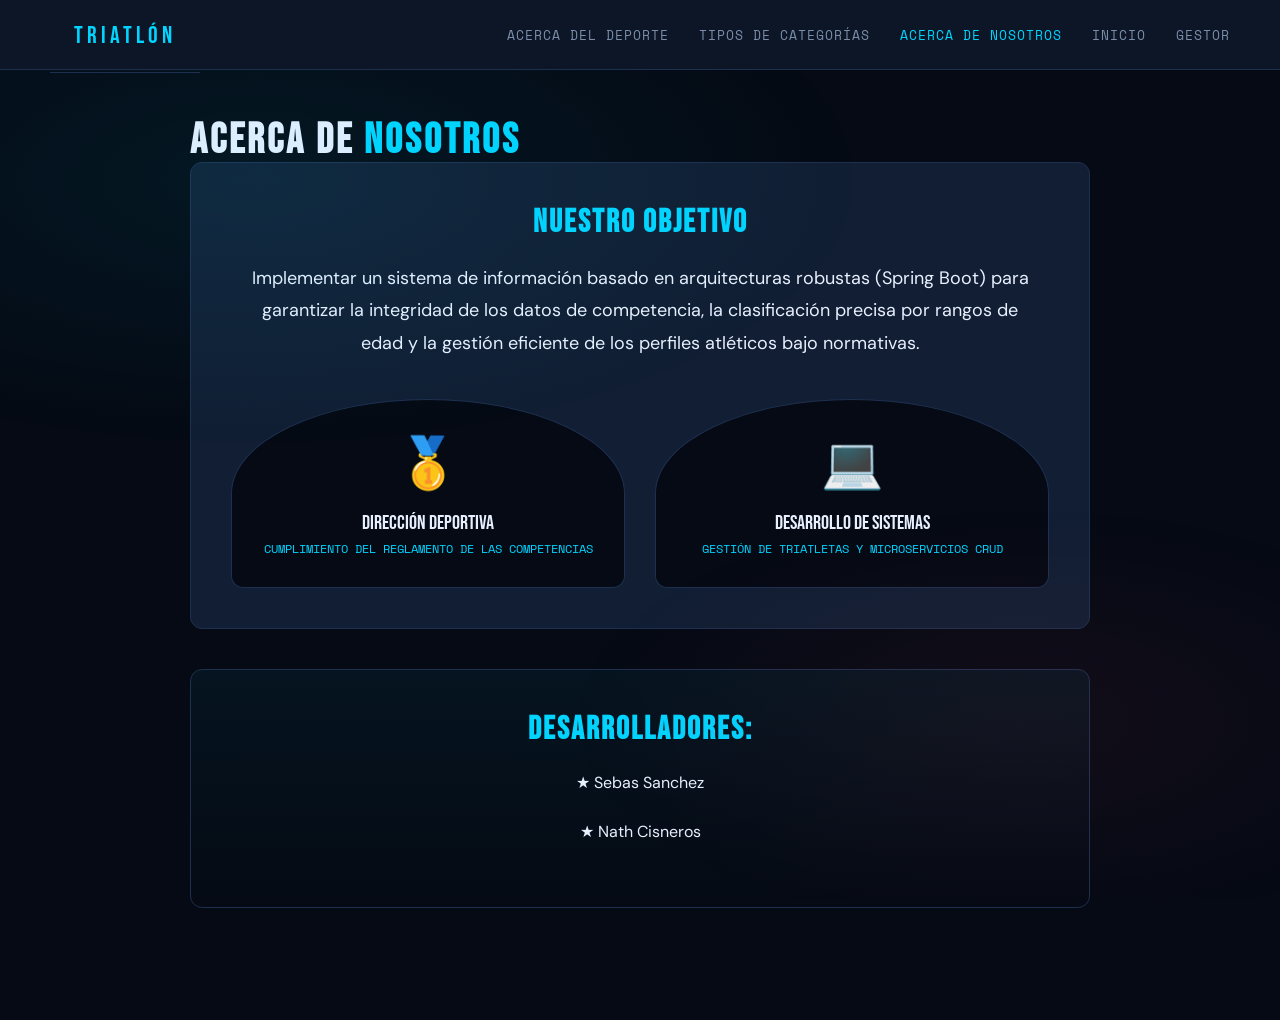
<file: FrontEndParcial2/public_html/acerca_de_nosotros.html>
<!DOCTYPE html>
<html lang="es">
<head>
    <meta charset="UTF-8">
    <meta name="viewport" content="width=device-width, initial-scale=1.0">
    <title>TRIATLÓN — Acerca de Nosotros</title>
    <link href="https://fonts.googleapis.com/css2?family=Bebas+Neue&family=DM+Sans:wght@300;400;500;700&family=Space+Mono:wght@400;700&display=swap" rel="stylesheet">
    <link href="https://fonts.googleapis.com/icon?family=Material+Icons+Round" rel="stylesheet">
    <link rel="stylesheet" href="styles.css">
</head>
<body>

    <nav class="top-nav">
        <div class="logo">
            <a href="index.html" style="text-decoration: none;"><div class="logo-title">TRIATLÓN</div></a>
        </div>
        <div class="nav-links">
            <a href="acerca_del_deporte.html">Acerca del deporte</a>
            <a href="categorias.html">Tipos de categorías</a>
            <a href="acerca_de_nosotros.html" class="active">Acerca de nosotros</a>
            <a href="index.html">Inicio</a>
            <a href="dashboard.html">Gestor</a>
        </div>
    </nav>

    <div class="content-section">
        <h1 class="page-title">ACERCA DE <span>NOSOTROS</span></h1>
        
        <div class="info-card">
            <h2 style="text-align: center;">Nuestro Objetivo</h2>
            <p style="font-size: 18px; line-height: 1.8; max-width: 800px; margin: 0 auto; text-align: center;">
            Implementar un sistema de información basado en arquitecturas robustas (Spring Boot) para garantizar la integridad de los datos de competencia, la clasificación precisa por rangos de edad y la gestión eficiente de los perfiles atléticos bajo normativas.
                </p>
            
            <div class="team-grid">
                <div class="team-member">
                    <span class="member-icon">🥇</span>
                    <div class="member-name">Dirección Deportiva</div>
                    <div class="member-role">Cumplimiento del reglamento de las competencias</div>
                </div>
                <div class="team-member">
                    <span class="member-icon">💻</span>
                    <div class="member-name">Desarrollo de Sistemas</div>
                    <div class="member-role">Gestión de triatletas y microservicios CRUD</div>
                </div>
            </div>
        </div>

        <div class="info-card" style="background: linear-gradient(rgba(0, 212, 255, 0.05), transparent); text-align: center;">
            <h2>Desarrolladores: </h2>
            <p> ★ Sebas Sanchez</p>
            <p> ★ Nath Cisneros</p>
            
        </div>
    </div>

</body>
</html>
</file>
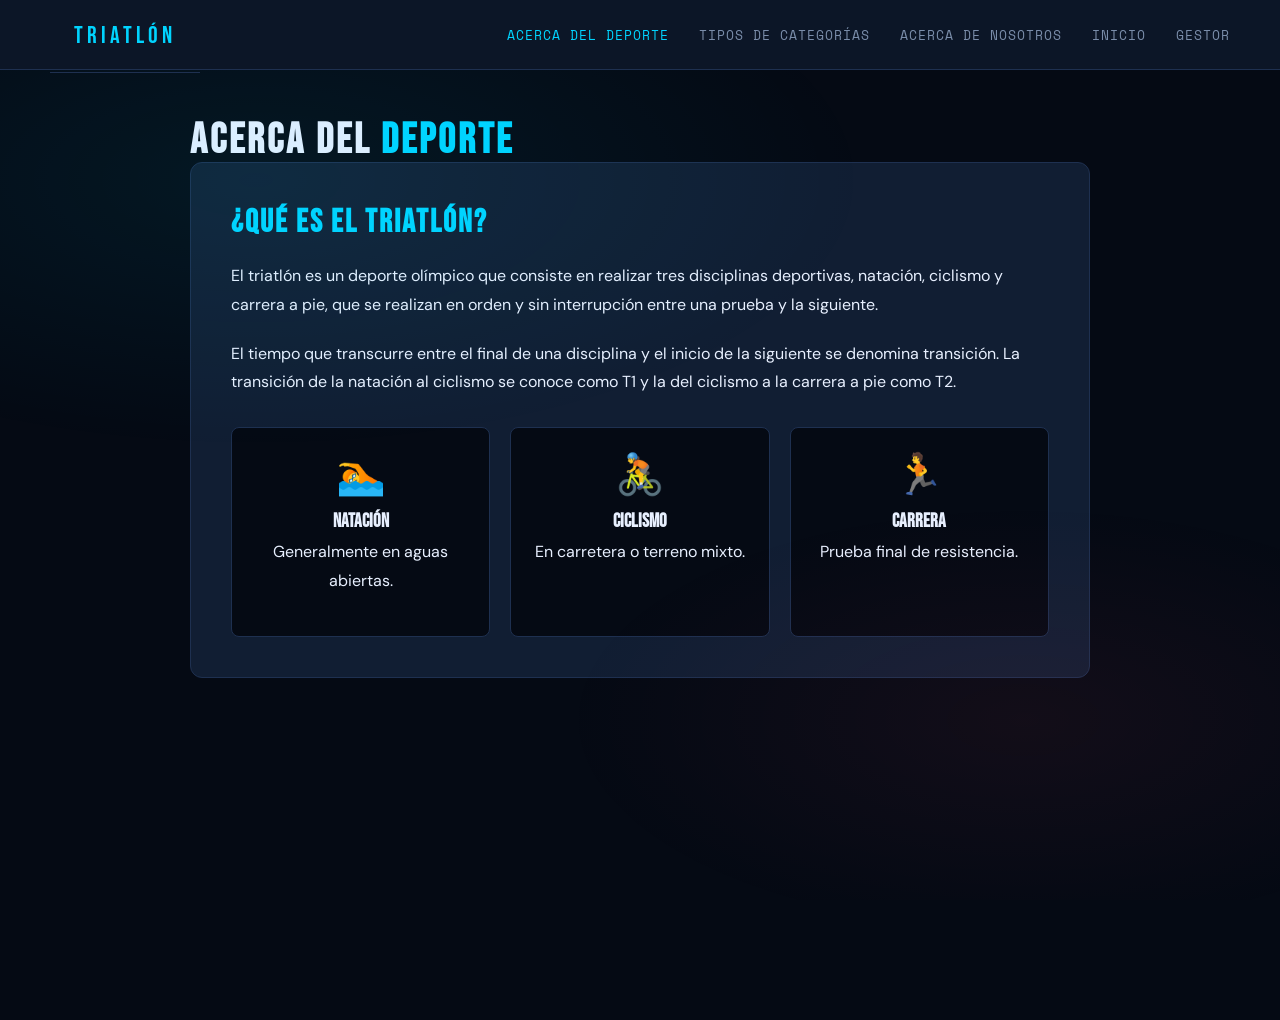
<file: FrontEndParcial2/public_html/acerca_del_deporte.html>
<!DOCTYPE html>
<html lang="es">
<head>
    <meta charset="UTF-8">
    <meta name="viewport" content="width=device-width, initial-scale=1.0">
    <title>TRIATLÓN — Acerca del Deporte</title>
    <link href="https://fonts.googleapis.com/css2?family=Bebas+Neue&family=DM+Sans:wght@300;400;500;700&family=Space+Mono:wght@400;700&display=swap" rel="stylesheet">
    <link href="https://fonts.googleapis.com/icon?family=Material+Icons+Round" rel="stylesheet">
    <link rel="stylesheet" href="styles.css">
</head>
<body>

    <nav class="top-nav">
        <div class="logo">
            <a href="index.html" style="text-decoration: none;"><div class="logo-title">TRIATLÓN</div></a>
        </div>
        <div class="nav-links">
            <a href="acerca_del_deporte.html" class="active">Acerca del deporte</a>
            <a href="categorias.html">Tipos de categorías</a>
            <a href="acerca_de_nosotros.html">Acerca de nosotros</a>
            <a href="index.html">Inicio</a>
            <a href="dashboard.html">Gestor</a>
        </div>
    </nav>

    <div class="content-section">
        <h1 class="page-title">ACERCA DEL <span>DEPORTE</span></h1>
        
        <div class="info-card">
            <h2>¿Qué es el Triatlón?</h2>
            <p>El triatlón es un deporte olímpico que consiste en realizar tres disciplinas deportivas, natación, ciclismo y carrera a pie, que se realizan en orden y sin interrupción entre una prueba y la siguiente.</p>
            <p>El tiempo que transcurre entre el final de una disciplina y el inicio de la siguiente se denomina transición. La transición de la natación al ciclismo se conoce como T1 y la del ciclismo a la carrera a pie como T2.</p>
            
            <div class="sport-grid">
                <div class="sport-item">
                    <span>🏊</span>
                    <h3>Natación</h3>
                    <p>Generalmente en aguas abiertas.</p>
                </div>
                <div class="sport-item">
                    <span>🚴</span>
                    <h3>Ciclismo</h3>
                    <p>En carretera o terreno mixto.</p>
                </div>
                <div class="sport-item">
                    <span>🏃</span>
                    <h3>Carrera</h3>
                    <p>Prueba final de resistencia.</p>
                </div>
            </div>
        </div>
    </div>

</body>
</html>
</file>
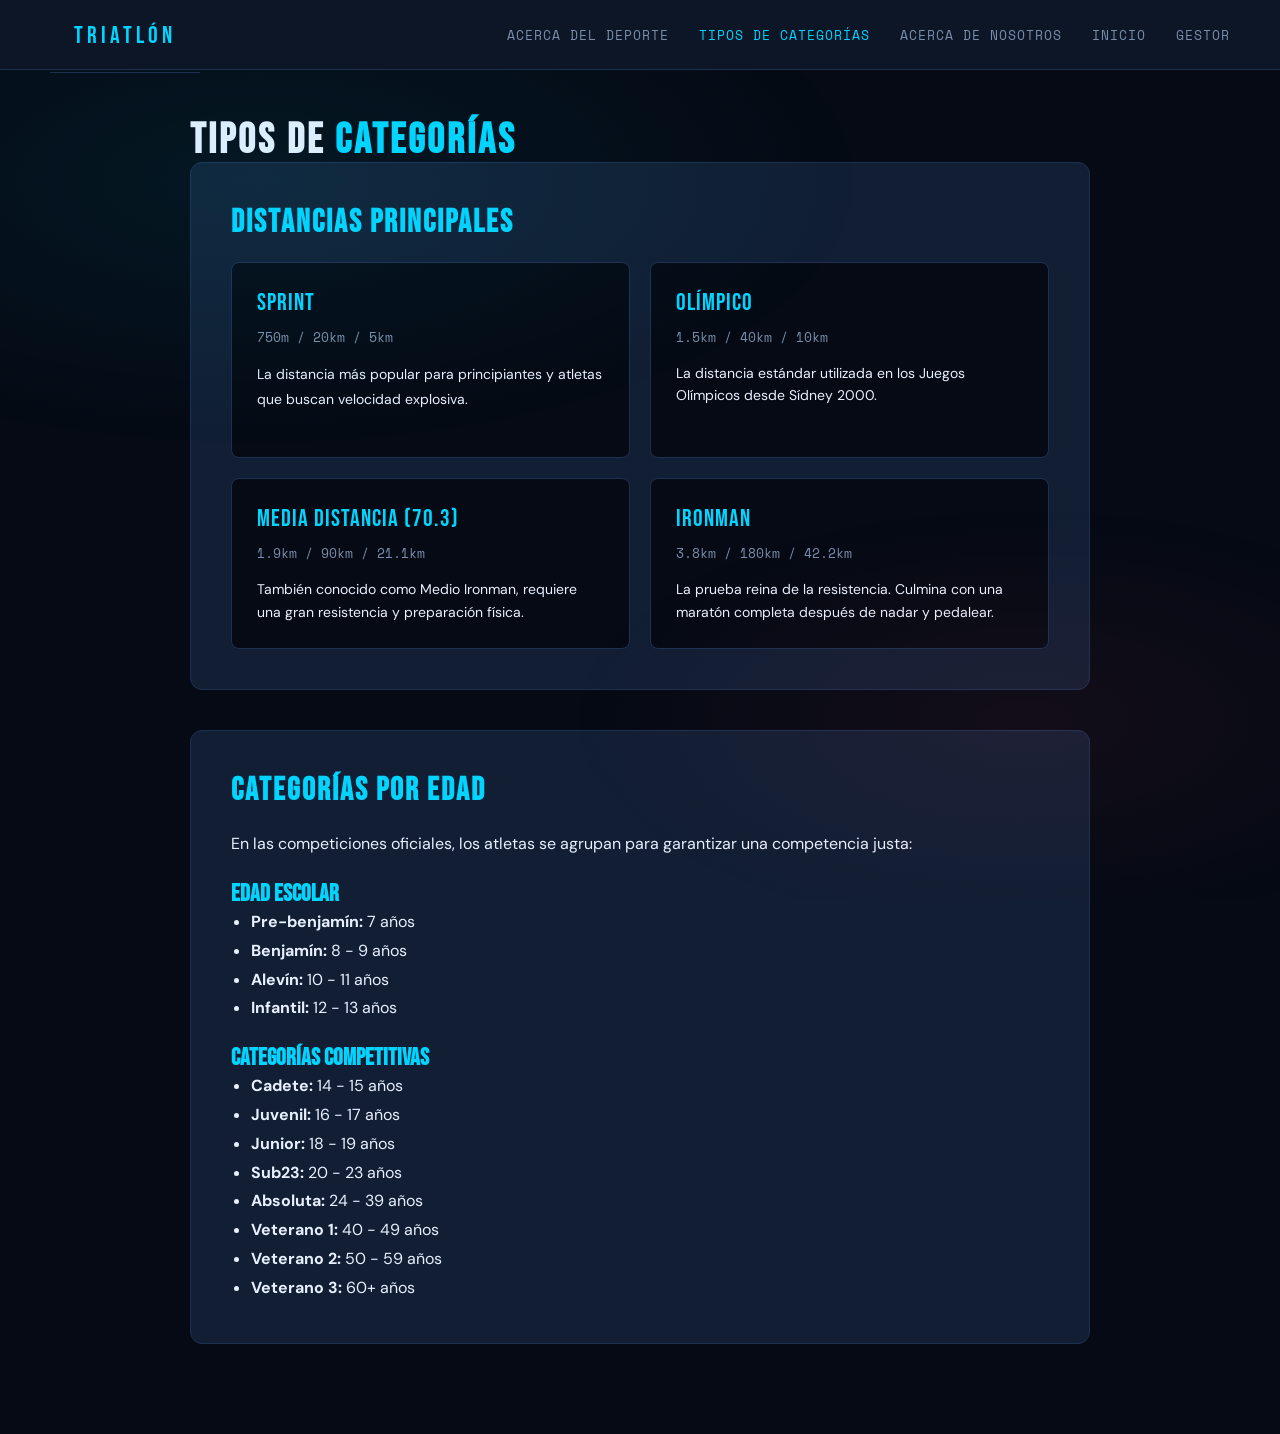
<file: FrontEndParcial2/public_html/categorias.html>
<!DOCTYPE html>
<html lang="es">
<head>
    <meta charset="UTF-8">
    <meta name="viewport" content="width=device-width, initial-scale=1.0">
    <title>TRIATLÓN — Categorías</title>
    <link href="https://fonts.googleapis.com/css2?family=Bebas+Neue&family=DM+Sans:wght@300;400;500;700&family=Space+Mono:wght@400;700&display=swap" rel="stylesheet">
    <link href="https://fonts.googleapis.com/icon?family=Material+Icons+Round" rel="stylesheet">
    <link rel="stylesheet" href="styles.css">
</head>
<body>

    <nav class="top-nav">
        <div class="logo">
            <a href="index.html" style="text-decoration: none;"><div class="logo-title">TRIATLÓN</div></a>
        </div>
        <div class="nav-links">
            <a href="acerca_del_deporte.html">Acerca del deporte</a>
            <a href="categorias.html" class="active">Tipos de categorías</a>
            <a href="acerca_de_nosotros.html">Acerca de nosotros</a>
            <a href="index.html">Inicio</a>
            <a href="dashboard.html">Gestor</a>
        </div>
    </nav>

    <div class="content-section">
        <h1 class="page-title">TIPOS DE <span>CATEGORÍAS</span></h1>
        
        <div class="info-card">
            <h2>Distancias Principales</h2>
            <div class="cat-grid">
                <div class="cat-item">
                    <div class="cat-name">Sprint</div>
                    <div class="cat-dist">750m / 20km / 5km</div>
                    <p class="cat-desc">La distancia más popular para principiantes y atletas que buscan velocidad explosiva.</p>
                </div>
                <div class="cat-item">
                    <div class="cat-name">Olímpico</div>
                    <div class="cat-dist">1.5km / 40km / 10km</div>
                    <div class="cat-desc">La distancia estándar utilizada en los Juegos Olímpicos desde Sídney 2000.</div>
                </div>
                <div class="cat-item">
                    <div class="cat-name">Media Distancia (70.3)</div>
                    <div class="cat-dist">1.9km / 90km / 21.1km</div>
                    <div class="cat-desc">También conocido como Medio Ironman, requiere una gran resistencia y preparación física.</div>
                </div>
                <div class="cat-item">
                    <div class="cat-name">Ironman</div>
                    <div class="cat-dist">3.8km / 180km / 42.2km</div>
                    <div class="cat-desc">La prueba reina de la resistencia. Culmina con una maratón completa después de nadar y pedalear.</div>
                </div>
            </div>
        </div>

        <div class="info-card">
            <h2>Categorías por Edad</h2>
            <p>En las competiciones oficiales, los atletas se agrupan para garantizar una competencia justa:</p>
            
            <h3 style="color: var(--accent); font-family: 'Bebas Neue'; font-size: 1.5em; margin-top: 20px;">Edad Escolar</h3>
            <ul style="margin-left: 20px; line-height: 1.8; color: var(--text);">
                <li><strong>Pre-benjamín:</strong> 7 años</li>
                <li><strong>Benjamín:</strong> 8 - 9 años</li>
                <li><strong>Alevín:</strong> 10 - 11 años</li>
                <li><strong>Infantil:</strong> 12 - 13 años</li>
            </ul>
            
            <h3 style="color: var(--accent); font-family: 'Bebas Neue'; font-size: 1.5em; margin-top: 20px;">Categorías Competitivas</h3>
            <ul style="margin-left: 20px; line-height: 1.8; color: var(--text);">
                <li><strong>Cadete:</strong> 14 - 15 años</li>
                <li><strong>Juvenil:</strong> 16 - 17 años</li>
                <li><strong>Junior:</strong> 18 - 19 años</li>
                <li><strong>Sub23:</strong> 20 - 23 años</li>
                <li><strong>Absoluta:</strong> 24 - 39 años</li>
                <li><strong>Veterano 1:</strong> 40 - 49 años</li>
                <li><strong>Veterano 2:</strong> 50 - 59 años</li>
                <li><strong>Veterano 3:</strong> 60+ años</li>
            </ul>
        </div>
    </div>

</body>
</html>
</file>
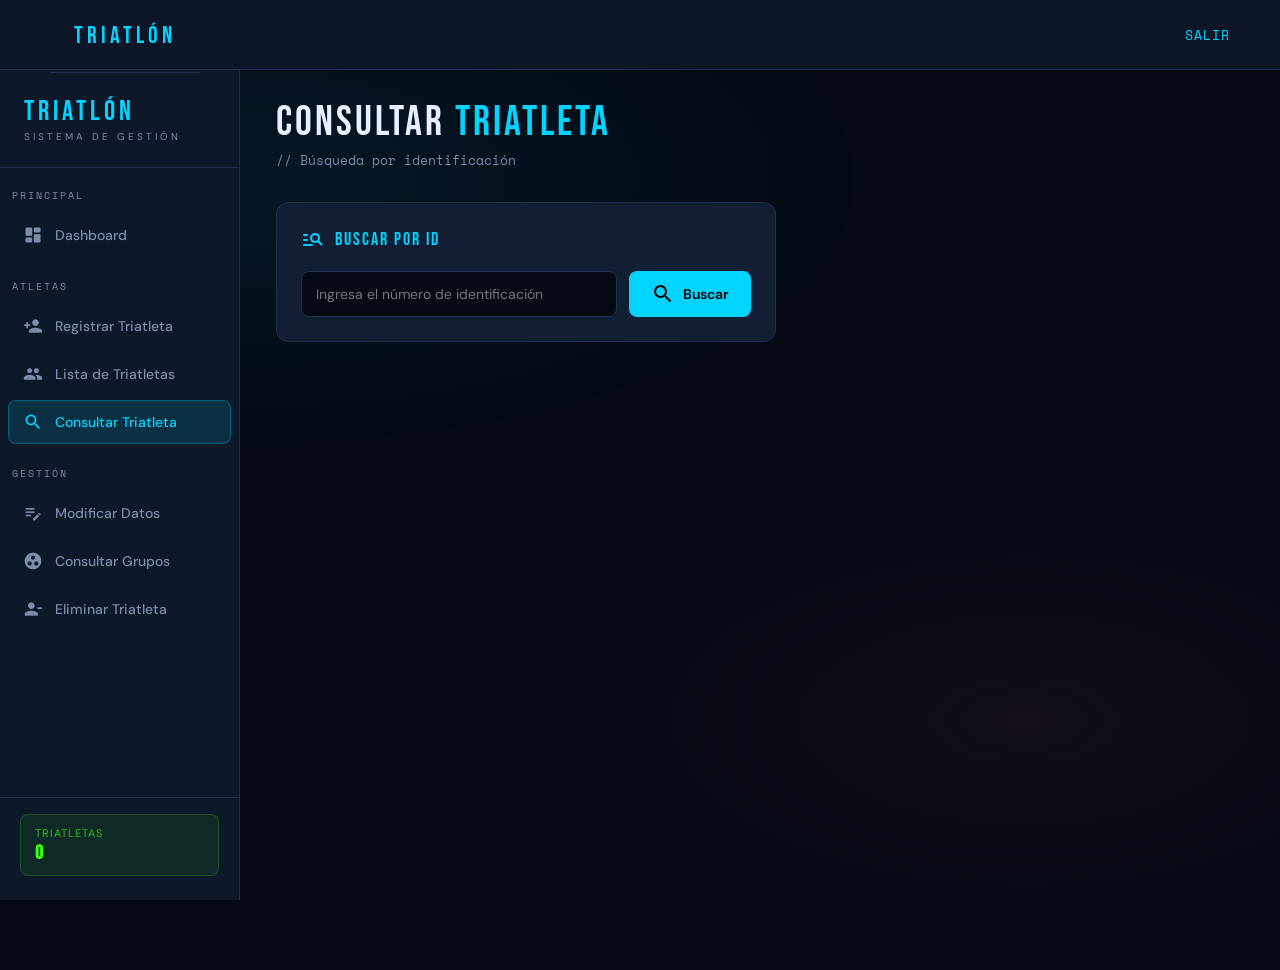
<file: FrontEndParcial2/public_html/consulta.html>
<!DOCTYPE html>
<html lang="es">
<head>
<meta charset="UTF-8">
<meta name="viewport" content="width=device-width, initial-scale=1.0">
<title>TRIATLÓN — Consultar</title>
<link href="https://fonts.googleapis.com/css2?family=Bebas+Neue&family=DM+Sans:wght@300;400;500;700&family=Space+Mono:wght@400;700&display=swap" rel="stylesheet">
<link href="https://fonts.googleapis.com/icon?family=Material+Icons+Round" rel="stylesheet">
<link rel="stylesheet" href="styles.css">
</head>
<body class="has-top-nav">

<nav class="top-nav">
  <div class="logo">
    <a href="index.html" style="text-decoration: none;"><div class="logo-title">TRIATLÓN</div></a>
  </div>
  <div class="nav-links">
    <a href="index.html" class="active">Salir</a>
  </div>
</nav>

<nav class="sidebar">
  <div class="logo">
    <div class="logo-title">TRIATLÓN</div>
    <div class="logo-sub">Sistema de Gestión</div>
  </div>
  <div class="nav-section">Principal</div>
  <div class="nav-item" onclick="showPage('dashboard')">
    <span class="material-icons-round">dashboard</span> Dashboard
  </div>
  <div class="nav-section">Atletas</div>
  <div class="nav-item" onclick="showPage('registro')">
    <span class="material-icons-round">person_add</span> Registrar Triatleta
  </div>
  <div class="nav-item" onclick="showPage('lista')">
    <span class="material-icons-round">people</span> Lista de Triatletas
  </div>
  <div class="nav-item active" onclick="showPage('consulta')">
    <span class="material-icons-round">search</span> Consultar Triatleta
  </div>
  <div class="nav-section">Gestión</div>
  <div class="nav-item" onclick="showPage('modificar')">
    <span class="material-icons-round">edit_note</span> Modificar Datos
  </div>
  <div class="nav-item" onclick="showPage('grupos')">
    <span class="material-icons-round">group_work</span> Consultar Grupos
  </div>
  <div class="nav-item" onclick="showPage('eliminar')">
    <span class="material-icons-round">person_remove</span> Eliminar Triatleta
  </div>
  <div class="sidebar-footer">
    <div class="stats-pill">
      <span style="font-size:11px;opacity:.7;letter-spacing:1px">TRIATLETAS</span>
      <strong id="sidebar-count">0</strong>
    </div>
  </div>
</nav>

<main class="main">
  <div class="page active">
    <div class="page-header">
      <div>
        <div class="page-title">CONSULTAR <span>TRIATLETA</span></div>
        <div class="page-sub">// Búsqueda por identificación</div>
      </div>
    </div>

    <div class="card" style="max-width:500px;margin-bottom:24px">
      <div class="card-title"><span class="material-icons-round">manage_search</span> Buscar por ID</div>
      <div style="display:flex;gap:12px">
        <input type="text" class="form-control" id="consulta-id" placeholder="Ingresa el número de identificación" style="flex:1">
        <button class="btn btn-primary" onclick="consultarPorId()">
          <span class="material-icons-round">search</span> Buscar
        </button>
      </div>
    </div>

    <div id="consulta-result" style="display:none"></div>
  </div>
</main>

<div class="toast-container" id="toast-container"></div>
<script src="api.js"></script>
<script src="app.js"></script>
</body>
</html>
</file>
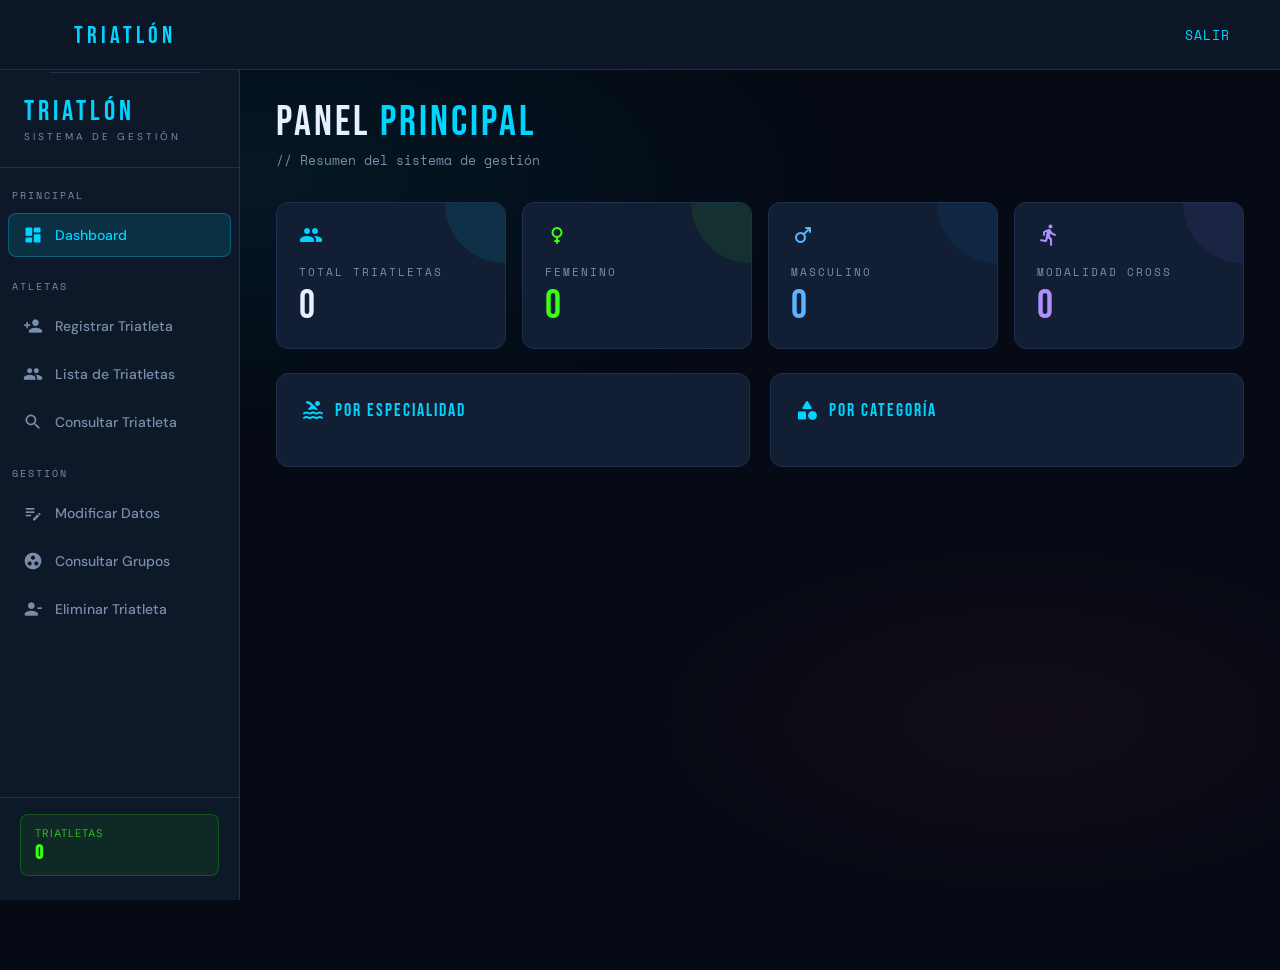
<file: FrontEndParcial2/public_html/dashboard.html>
<!DOCTYPE html>
<html lang="es">
<head>
<meta charset="UTF-8">
<meta name="viewport" content="width=device-width, initial-scale=1.0">
<title>TRIATLÓN — Sistema de Gestión</title>
<link href="https://fonts.googleapis.com/css2?family=Bebas+Neue&family=DM+Sans:wght@300;400;500;700&family=Space+Mono:wght@400;700&display=swap" rel="stylesheet">
<link href="https://fonts.googleapis.com/icon?family=Material+Icons+Round" rel="stylesheet">
<link rel="stylesheet" href="styles.css">
</head>
<body class="has-top-nav">

<nav class="top-nav">
  <div class="logo">
    <a href="index.html" style="text-decoration: none;"><div class="logo-title">TRIATLÓN</div></a>
  </div>
  <div class="nav-links">
    <a href="index.html" class="active">Salir</a>
  </div>
</nav>

<!-- Nav Bar lateral -->
<nav class="sidebar">
  <div class="logo">
    <div class="logo-title">TRIATLÓN</div>
    <div class="logo-sub">Sistema de Gestión</div>
  </div>

  <div class="nav-section">Principal</div>
  <div class="nav-item active" onclick="showPage('dashboard', this)">
    <span class="material-icons-round">dashboard</span> Dashboard
  </div>

  <div class="nav-section">Atletas</div>
  <div class="nav-item" onclick="showPage('registro', this)">
    <span class="material-icons-round">person_add</span> Registrar Triatleta
  </div>
  <div class="nav-item" onclick="showPage('lista', this)">
    <span class="material-icons-round">people</span> Lista de Triatletas
  </div>
  <div class="nav-item" onclick="showPage('consulta', this)">
    <span class="material-icons-round">search</span> Consultar Triatleta
  </div>

  <div class="nav-section">Gestión</div>
  <div class="nav-item" onclick="showPage('modificar', this)">
    <span class="material-icons-round">edit_note</span> Modificar Datos
  </div>
  <div class="nav-item" onclick="showPage('grupos', this)">
    <span class="material-icons-round">group_work</span> Consultar Grupos
  </div>
  <div class="nav-item" onclick="showPage('eliminar', this)">
    <span class="material-icons-round">person_remove</span> Eliminar Triatleta
  </div>

  <div class="sidebar-footer">
    <div class="stats-pill">
      <span style="font-size:11px;opacity:.7;letter-spacing:1px">TRIATLETAS</span>
      <strong id="sidebar-count">0</strong>
    </div>
  </div>
</nav>

<!-- main -->
<main class="main">

  <!-- ======== panel principal======== -->
  <div class="page active" id="page-dashboard">
    <div class="page-header">
      <div>
        <div class="page-title">PANEL <span>PRINCIPAL</span></div>
        <div class="page-sub">// Resumen del sistema de gestión</div>
      </div>
    </div>

    <div class="grid-4" style="margin-bottom:24px">
      <div class="stat-card" style="--accent-glow:rgba(0,212,255,0.1)">
        <div class="stat-icon"><span class="material-icons-round">people</span></div>
        <div class="stat-label">Total Triatletas</div>
        <div class="stat-value" id="dash-total">0</div>
      </div>
      <div class="stat-card" style="--accent-glow:rgba(57,255,20,0.08)">
        <div class="stat-icon" style="color:var(--accent3)"><span class="material-icons-round">female</span></div>
        <div class="stat-label">Femenino</div>
        <div class="stat-value" id="dash-fem" style="color:var(--accent3)">0</div>
      </div>
      <div class="stat-card" style="--accent-glow:rgba(0,140,255,0.08)">
        <div class="stat-icon" style="color:#5AB4FF"><span class="material-icons-round">male</span></div>
        <div class="stat-label">Masculino</div>
        <div class="stat-value" id="dash-masc" style="color:#5AB4FF">0</div>
      </div>
      <div class="stat-card" style="--accent-glow:rgba(150,100,255,0.08)">
        <div class="stat-icon" style="color:#B08FFF"><span class="material-icons-round">directions_run</span></div>
        <div class="stat-label">Modalidad Cross</div>
        <div class="stat-value" id="dash-cross" style="color:#B08FFF">0</div>
      </div>
    </div>

    <div class="grid-2">
      <div class="card">
        <div class="card-title"><span class="material-icons-round">pool</span> Por Especialidad</div>
        <div id="dash-specs" style="display:flex;flex-direction:column;gap:10px"></div>
      </div>
      <div class="card">
        <div class="card-title"><span class="material-icons-round">category</span> Por Categoría</div>
        <div id="dash-cats" style="display:flex;flex-direction:column;gap:10px"></div>
      </div>
    </div>
  </div>

  <!-- ======== Registro ======== -->
  <div class="page" id="page-registro">
    <div class="page-header">
      <div>
        <div class="page-title">REGISTRAR <span>TRIATLETA</span></div>
        <div class="page-sub">// Crear nuevo perfil de deportista</div>
      </div>
    </div>

    <div class="grid-2">
      <div class="card">
        <div class="card-title"><span class="material-icons-round">badge</span> Datos Personales</div>

        <div class="form-group">
          <label class="form-label">Nombre Completo</label>
          <input type="text" class="form-control" id="reg-nombre" placeholder="Ej: Carlos Andrés Ríos">
        </div>
        <div class="form-group">
          <label class="form-label">Número de Identificación</label>
          <input type="text" class="form-control" id="reg-id" placeholder="Ej: 1234567890">
        </div>
        <div class="grid-2" style="gap:12px">
          <div class="form-group">
            <label class="form-label">Edad</label>
            <input type="number" class="form-control" id="reg-edad" placeholder="Ej: 28" min="10" max="80">
          </div>
          <div class="form-group">
            <label class="form-label">Género</label>
            <select class="form-control" id="reg-genero">
              <option value="">Seleccionar</option>
              <option value="M">Masculino</option>
              <option value="F">Femenino</option>
            </select>
          </div>
        </div>
        <div class="form-group">
          <label class="form-label">Categoría (Automática)</label>
          <input type="text" class="form-control" id="reg-cat" readonly placeholder="Se calcula por edad" style="opacity:.7">
        </div>
      </div>

      <div class="card">
        <div class="card-title"><span class="material-icons-round">tune</span> Preferencias de Participación</div>

        <div class="form-label" style="margin-bottom:10px">Especialidad (desliza para seleccionar)</div>

        <div class="specialty-carousel">
          <div class="specialty-track" id="spec-track">
            <div class="specialty-slide">
              <div class="specialty-card" onclick="selectSpec(0,'Sprint','🏃')" id="spec-0"
                style="--spec-gradient:linear-gradient(135deg,rgba(255,215,0,0.15),transparent)">
                <span class="specialty-icon">🏃</span>
                <div class="specialty-name">SPRINT</div>
                <div class="specialty-desc">750m Natación · 20km Ciclismo · 5km Carrera</div>
              </div>
            </div>
            <div class="specialty-slide">
              <div class="specialty-card" onclick="selectSpec(1,'Olímpico','🏊')" id="spec-1"
                style="--spec-gradient:linear-gradient(135deg,rgba(0,212,255,0.15),transparent)">
                <span class="specialty-icon">🏊</span>
                <div class="specialty-name">OLÍMPICO</div>
                <div class="specialty-desc">1.5km Natación · 40km Ciclismo · 10km Carrera</div>
              </div>
            </div>
            <div class="specialty-slide">
              <div class="specialty-card" onclick="selectSpec(2,'Media Distancia','🚴')" id="spec-2"
                style="--spec-gradient:linear-gradient(135deg,rgba(57,255,20,0.12),transparent)">
                <span class="specialty-icon">🚴</span>
                <div class="specialty-name">MEDIA DISTANCIA</div>
                <div class="specialty-desc">1.9km Natación · 90km Ciclismo · 21km Carrera</div>
              </div>
            </div>
            <div class="specialty-slide">
              <div class="specialty-card" onclick="selectSpec(3,'Ironman','🔥')" id="spec-3"
                style="--spec-gradient:linear-gradient(135deg,rgba(255,77,109,0.15),transparent)">
                <span class="specialty-icon">🔥</span>
                <div class="specialty-name">IRONMAN</div>
                <div class="specialty-desc">3.8km Natación · 180km Ciclismo · 42km Carrera</div>
              </div>
            </div>
          </div>
        </div>
        <div class="carousel-nav">
          <button class="carousel-btn" onclick="moveCarousel(-1)"><span class="material-icons-round">chevron_left</span></button>
          <div class="carousel-dots" id="spec-dots">
            <div class="dot active" onclick="goSlide(0)"></div>
            <div class="dot" onclick="goSlide(1)"></div>
            <div class="dot" onclick="goSlide(2)"></div>
            <div class="dot" onclick="goSlide(3)"></div>
          </div>
          <button class="carousel-btn" onclick="moveCarousel(1)"><span class="material-icons-round">chevron_right</span></button>
        </div>
        <input type="hidden" id="reg-spec" value="">

        <hr class="divider">

        <div class="form-group">
          <label class="form-label">Modalidad Cross</label>
          <div style="display:flex;gap:12px;margin-top:4px">
            <label class="cross-label" id="cross-yes-label">
              <input type="radio" name="cross" value="si" id="cross-yes" onchange="toggleCrossLabel()" style="accent-color:var(--accent)">
              Sí participa
            </label>
            <label class="cross-label" id="cross-no-label">
              <input type="radio" name="cross" value="no" id="cross-no" onchange="toggleCrossLabel()">
              No participa
            </label>
          </div>
        </div>

        <button class="btn btn-primary" style="width:100%;justify-content:center;margin-top:8px" onclick="registrarTriatleta()">
          <span class="material-icons-round">person_add</span> Registrar Triatleta
        </button>
      </div>
    </div>
  </div>

  <!-- ======== LISTA ======== -->
  <div class="page" id="page-lista">
    <div class="page-header">
      <div>
        <div class="page-title">LISTA DE <span>TRIATLETAS</span></div>
        <div class="page-sub">// Todos los deportistas registrados</div>
      </div>
      <button class="btn btn-primary" onclick="showPage('registro', document.querySelector('.nav-item:nth-child(4)'))">
        <span class="material-icons-round">add</span> Nuevo
      </button>
    </div>

    <div class="search-bar">
      <div class="search-input-wrap" style="flex:2">
        <span class="material-icons-round">search</span>
        <input type="text" class="form-control" id="lista-search" placeholder="Buscar por nombre o ID..." oninput="renderLista()">
      </div>
      <select class="form-control" id="lista-filter-gen" style="width:160px" onchange="renderLista()">
        <option value="">Todos los géneros</option>
        <option value="M">Masculino</option>
        <option value="F">Femenino</option>
      </select>
      <select class="form-control" id="lista-filter-spec" style="width:180px" onchange="renderLista()">
        <option value="">Todas las especialidades</option>
        <option value="Sprint">Sprint</option>
        <option value="Olímpico">Olímpico</option>
        <option value="Media Distancia">Media Distancia</option>
        <option value="Ironman">Ironman</option>
      </select>
    </div>

    <div class="table-wrap">
      <table>
        <thead>
          <tr>
            <th>Triatleta</th>
            <th>ID</th>
            <th>Edad</th>
            <th>Género</th>
            <th>Categoría</th>
            <th>Especialidad</th>
            <th>Cross</th>
            <th>Acciones</th>
          </tr>
        </thead>
        <tbody id="lista-tbody"></tbody>
      </table>
    </div>
    <div id="lista-empty" class="empty-state" style="display:none">
      <span class="material-icons-round">directions_bike</span>
      <p>No hay triatletas registrados todavía</p>
    </div>
  </div>

  <!-- ======== CONSULTA ======== -->
  <div class="page" id="page-consulta">
    <div class="page-header">
      <div>
        <div class="page-title">CONSULTAR <span>TRIATLETA</span></div>
        <div class="page-sub">// Búsqueda por identificación</div>
      </div>
    </div>

    <div class="card" style="max-width:500px;margin-bottom:24px">
      <div class="card-title"><span class="material-icons-round">manage_search</span> Buscar por ID</div>
      <div style="display:flex;gap:12px">
        <input type="text" class="form-control" id="consulta-id" placeholder="Ingresa el número de identificación" style="flex:1">
        <button class="btn btn-primary" onclick="consultarPorId()">
          <span class="material-icons-round">search</span> Buscar
        </button>
      </div>
    </div>

    <div id="consulta-result" style="display:none"></div>
  </div>

  <!-- ======== MODIFICAR ======== -->
  <div class="page" id="page-modificar">
    <div class="page-header">
      <div>
        <div class="page-title">MODIFICAR <span>DATOS</span></div>
        <div class="page-sub">// Editar nombre, identificación o categoría</div>
      </div>
    </div>

    <div class="grid-2">
      <div class="card">
        <div class="card-title"><span class="material-icons-round">search</span> Buscar Triatleta</div>
        <div class="form-group">
          <label class="form-label">ID del Triatleta</label>
          <input type="text" class="form-control" id="mod-search-id" placeholder="Número de identificación">
        </div>
        <button class="btn btn-primary" onclick="buscarParaModificar()">
          <span class="material-icons-round">search</span> Buscar
        </button>
        <div id="mod-not-found" style="display:none;margin-top:16px;color:var(--accent2);font-size:13px">
          <span class="material-icons-round" style="vertical-align:middle;font-size:16px">error</span>
          No se encontró ningún triatleta con ese ID.
        </div>
      </div>

      <div class="card" id="mod-form-card" style="display:none">
        <div class="card-title"><span class="material-icons-round">edit</span> Editar Campo</div>
        <div id="mod-athlete-preview" style="margin-bottom:20px"></div>

        <div class="form-group">
          <label class="form-label">Campo a modificar</label>
          <select class="form-control" id="mod-campo" onchange="showModField()">
            <option value="">Seleccionar campo</option>
            <option value="nombre">Nombre</option>
            <option value="id">Identificación</option>
            <option value="categoria">Categoría</option>
          </select>
        </div>

        <div id="mod-field-wrap" style="display:none">
          <div class="form-group">
            <label class="form-label" id="mod-field-label">Nuevo valor</label>
            <div id="mod-field-input"></div>
          </div>
          <button class="btn btn-primary" onclick="aplicarModificacion()">
            <span class="material-icons-round">save</span> Guardar Cambio
          </button>
        </div>
      </div>
    </div>
  </div>

  <!-- ======== GRUPOS ======== -->
  <div class="page" id="page-grupos">
    <div class="page-header">
      <div>
        <div class="page-title">CONSULTAR <span>GRUPOS</span></div>
        <div class="page-sub">// Filtrar triatletas por criterios</div>
      </div>
    </div>

    <div class="card" style="margin-bottom:24px">
      <div class="card-title"><span class="material-icons-round">filter_alt</span> Filtros de Grupo</div>
      <div style="display:flex;gap:16px;flex-wrap:wrap;align-items:flex-end">
        <div style="flex:1;min-width:150px">
          <label class="form-label">Por Género</label>
          <select class="form-control" id="grp-gen">
            <option value="">Todos</option>
            <option value="M">Masculino</option>
            <option value="F">Femenino</option>
          </select>
        </div>
        <div style="flex:1;min-width:150px">
          <label class="form-label">Por Categoría</label>
          <select class="form-control" id="grp-cat">
            <option value="">Todas</option>
            <option value="Junior">Junior (10-17)</option>
            <option value="Sub-23">Sub-23 (18-22)</option>
            <option value="Elite">Elite (23-39)</option>
            <option value="Master A">Master A (40-49)</option>
            <option value="Master B">Master B (50-59)</option>
            <option value="Master C">Master C (60+)</option>
          </select>
        </div>
        <div style="flex:1;min-width:150px">
          <label class="form-label">Por Especialidad</label>
          <select class="form-control" id="grp-spec">
            <option value="">Todas</option>
            <option value="Sprint">Sprint</option>
            <option value="Olímpico">Olímpico</option>
            <option value="Media Distancia">Media Distancia</option>
            <option value="Ironman">Ironman</option>
          </select>
        </div>
        <div style="flex:1;min-width:150px">
          <label class="form-label">Modalidad Cross</label>
          <select class="form-control" id="grp-cross">
            <option value="">Todos</option>
            <option value="si">Con Cross</option>
            <option value="no">Sin Cross</option>
          </select>
        </div>
        <button class="btn btn-primary" onclick="consultarGrupo()" style="flex-shrink:0">
          <span class="material-icons-round">group_work</span> Consultar
        </button>
      </div>
    </div>

    <div id="grupos-result"></div>
  </div>

  <!-- ======== ELIMINAR ======== -->
  <div class="page" id="page-eliminar">
    <div class="page-header">
      <div>
        <div class="page-title">ELIMINAR <span>TRIATLETA</span></div>
        <div class="page-sub">// Dar de baja a un deportista</div>
      </div>
    </div>

    <div class="card" style="max-width:500px;margin-bottom:24px">
      <div class="card-title"><span class="material-icons-round">person_remove</span> Buscar para Eliminar</div>
      <div class="form-group">
        <label class="form-label">ID del Triatleta</label>
        <input type="text" class="form-control" id="del-id" placeholder="Número de identificación">
      </div>
      <button class="btn btn-eliminar" onclick="buscarParaEliminar()">
        <span class="material-icons-round">search</span> Buscar
      </button>
    </div>

    <div id="del-result"></div>
  </div>

</main>

<!-- MODAL CONFIRM DELETE -->
<div class="modal-overlay" id="modal-delete">
  <div class="modal confirm-dialog">
    <div class="confirm-icon"><span class="material-icons-round" style="font-size:48px">warning_amber</span></div>
    <div class="modal-title" style="color:var(--accent2);text-align:center">ELIMINAR TRIATLETA</div>
    <div class="confirm-msg" id="del-confirm-msg"></div>
    <div class="confirm-buttons">
      <button class="btn btn-ghost" onclick="closeModal('modal-delete')">Cancelar</button>
      <button class="btn btn-eliminar" id="del-confirm-btn">
        <span class="material-icons-round">delete_forever</span> Confirmar Eliminación
      </button>
    </div>
  </div>
</div>

<!-- TOAST CONTAINER -->
<div class="toast-container" id="toast-container"></div>

<script src="app.js"></script>
</body>
</html>
</file>
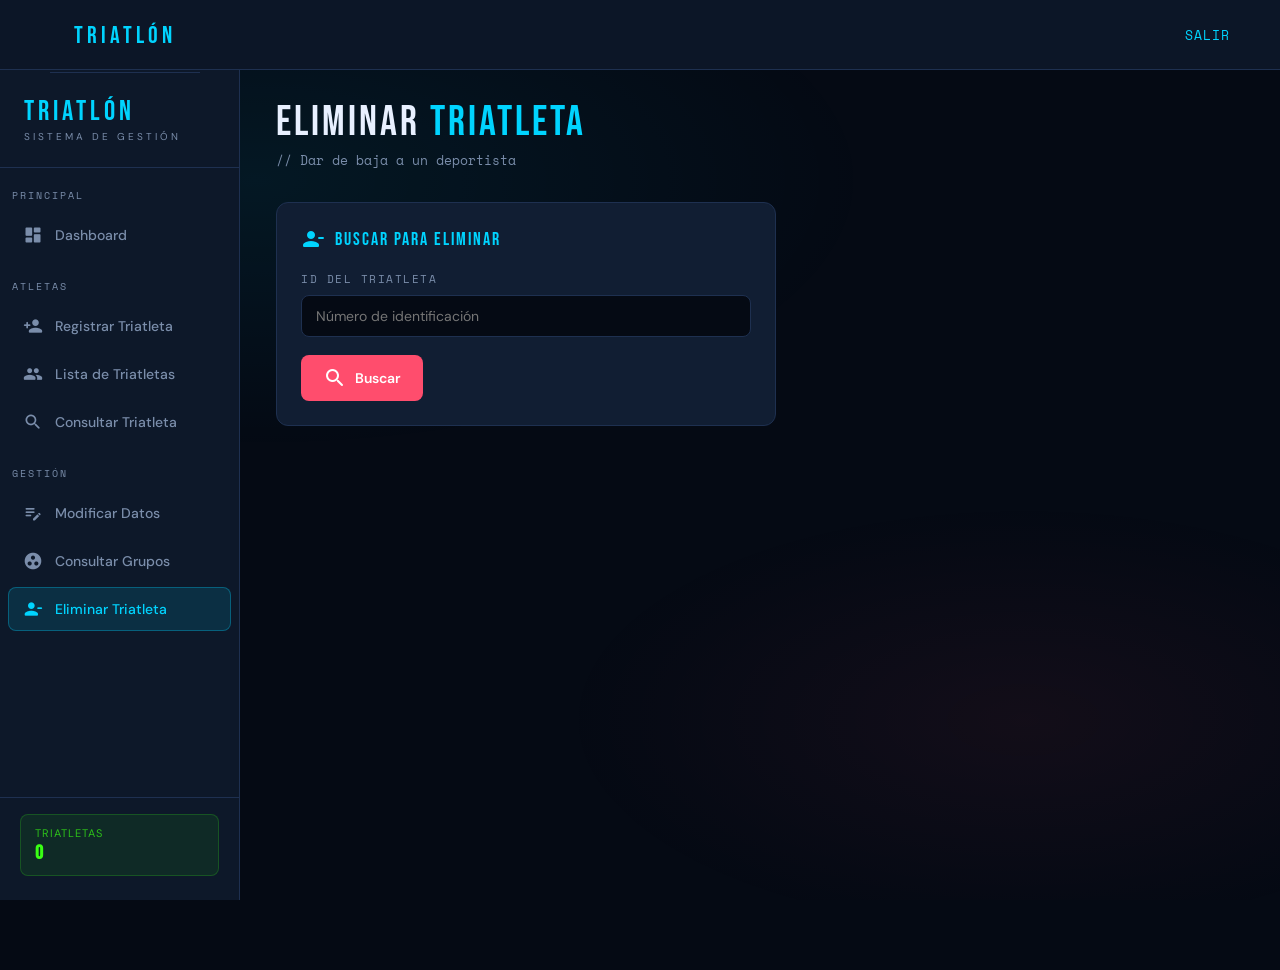
<file: FrontEndParcial2/public_html/eliminar.html>
<!DOCTYPE html>
<html lang="es">
<head>
<meta charset="UTF-8">
<meta name="viewport" content="width=device-width, initial-scale=1.0">
<title>TRIATLÓN — Eliminar</title>
<link href="https://fonts.googleapis.com/css2?family=Bebas+Neue&family=DM+Sans:wght@300;400;500;700&family=Space+Mono:wght@400;700&display=swap" rel="stylesheet">
<link href="https://fonts.googleapis.com/icon?family=Material+Icons+Round" rel="stylesheet">
<link rel="stylesheet" href="styles.css">
</head>
<body class="has-top-nav">

<nav class="top-nav">
  <div class="logo">
    <a href="index.html" style="text-decoration: none;"><div class="logo-title">TRIATLÓN</div></a>
  </div>
  <div class="nav-links">
    <a href="index.html" class="active">Salir</a>
  </div>
</nav>

<nav class="sidebar">
  <div class="logo">
    <div class="logo-title">TRIATLÓN</div>
    <div class="logo-sub">Sistema de Gestión</div>
  </div>
  <div class="nav-section">Principal</div>
  <div class="nav-item" onclick="showPage('dashboard')">
    <span class="material-icons-round">dashboard</span> Dashboard
  </div>
  <div class="nav-section">Atletas</div>
  <div class="nav-item" onclick="showPage('registro')">
    <span class="material-icons-round">person_add</span> Registrar Triatleta
  </div>
  <div class="nav-item" onclick="showPage('lista')">
    <span class="material-icons-round">people</span> Lista de Triatletas
  </div>
  <div class="nav-item" onclick="showPage('consulta')">
    <span class="material-icons-round">search</span> Consultar Triatleta
  </div>
  <div class="nav-section">Gestión</div>
  <div class="nav-item" onclick="showPage('modificar')">
    <span class="material-icons-round">edit_note</span> Modificar Datos
  </div>
  <div class="nav-item" onclick="showPage('grupos')">
    <span class="material-icons-round">group_work</span> Consultar Grupos
  </div>
  <div class="nav-item active" onclick="showPage('eliminar')">
    <span class="material-icons-round">person_remove</span> Eliminar Triatleta
  </div>
  <div class="sidebar-footer">
    <div class="stats-pill">
      <span style="font-size:11px;opacity:.7;letter-spacing:1px">TRIATLETAS</span>
      <strong id="sidebar-count">0</strong>
    </div>
  </div>
</nav>

<main class="main">
  <div class="page active">
    <div class="page-header">
      <div>
        <div class="page-title">ELIMINAR <span>TRIATLETA</span></div>
        <div class="page-sub">// Dar de baja a un deportista</div>
      </div>
    </div>

    <div class="card" style="max-width:500px;margin-bottom:24px">
      <div class="card-title"><span class="material-icons-round">person_remove</span> Buscar para Eliminar</div>
      <div class="form-group">
        <label class="form-label">ID del Triatleta</label>
        <input type="text" class="form-control" id="del-id" placeholder="Número de identificación">
      </div>
      <button class="btn btn-eliminar" onclick="buscarParaEliminar()">
        <span class="material-icons-round">search</span> Buscar
      </button>
    </div>

    <div id="del-result"></div>
  </div>
</main>

<div class="modal-overlay" id="modal-delete">
  <div class="modal confirm-dialog">
    <div class="confirm-icon"><span class="material-icons-round" style="font-size:48px">warning_amber</span></div>
    <div class="modal-title" style="color:var(--accent2);text-align:center">ELIMINAR TRIATLETA</div>
    <div class="confirm-msg" id="del-confirm-msg"></div>
    <div class="confirm-buttons">
      <button class="btn btn-ghost" onclick="closeModal('modal-delete')">Cancelar</button>
      <button class="btn btn-eliminar" id="del-confirm-btn">
        <span class="material-icons-round">delete_forever</span> Confirmar Eliminación
      </button>
    </div>
  </div>
</div>

<div class="toast-container" id="toast-container"></div>
<script src="api.js"></script>
<script src="app.js"></script>
</body>
</html>
</file>
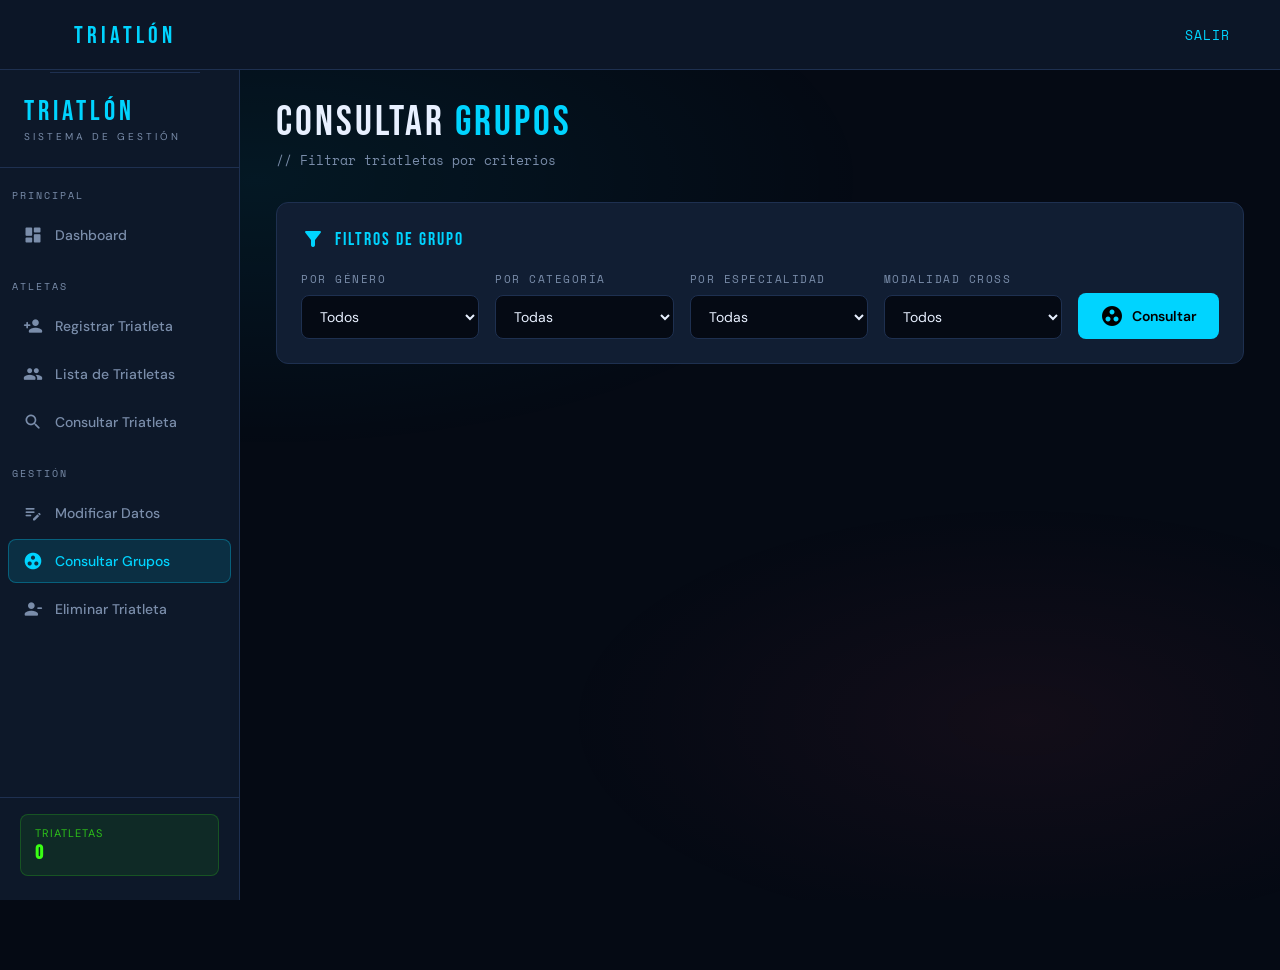
<file: FrontEndParcial2/public_html/grupos.html>
<!DOCTYPE html>
<html lang="es">
<head>
<meta charset="UTF-8">
<meta name="viewport" content="width=device-width, initial-scale=1.0">
<title>TRIATLÓN — Grupos</title>
<link href="https://fonts.googleapis.com/css2?family=Bebas+Neue&family=DM+Sans:wght@300;400;500;700&family=Space+Mono:wght@400;700&display=swap" rel="stylesheet">
<link href="https://fonts.googleapis.com/icon?family=Material+Icons+Round" rel="stylesheet">
<link rel="stylesheet" href="styles.css">
</head>
<body class="has-top-nav">

<nav class="top-nav">
  <div class="logo">
    <a href="index.html" style="text-decoration: none;"><div class="logo-title">TRIATLÓN</div></a>
  </div>
  <div class="nav-links">
    <a href="index.html" class="active">Salir</a>
  </div>
</nav>

<nav class="sidebar">
  <div class="logo">
    <div class="logo-title">TRIATLÓN</div>
    <div class="logo-sub">Sistema de Gestión</div>
  </div>
  <div class="nav-section">Principal</div>
  <div class="nav-item" onclick="showPage('dashboard')">
    <span class="material-icons-round">dashboard</span> Dashboard
  </div>
  <div class="nav-section">Atletas</div>
  <div class="nav-item" onclick="showPage('registro')">
    <span class="material-icons-round">person_add</span> Registrar Triatleta
  </div>
  <div class="nav-item" onclick="showPage('lista')">
    <span class="material-icons-round">people</span> Lista de Triatletas
  </div>
  <div class="nav-item" onclick="showPage('consulta')">
    <span class="material-icons-round">search</span> Consultar Triatleta
  </div>
  <div class="nav-section">Gestión</div>
  <div class="nav-item" onclick="showPage('modificar')">
    <span class="material-icons-round">edit_note</span> Modificar Datos
  </div>
  <div class="nav-item active" onclick="showPage('grupos')">
    <span class="material-icons-round">group_work</span> Consultar Grupos
  </div>
  <div class="nav-item" onclick="showPage('eliminar')">
    <span class="material-icons-round">person_remove</span> Eliminar Triatleta
  </div>
  <div class="sidebar-footer">
    <div class="stats-pill">
      <span style="font-size:11px;opacity:.7;letter-spacing:1px">TRIATLETAS</span>
      <strong id="sidebar-count">0</strong>
    </div>
  </div>
</nav>

<main class="main">
  <div class="page active">
    <div class="page-header">
      <div>
        <div class="page-title">CONSULTAR <span>GRUPOS</span></div>
        <div class="page-sub">// Filtrar triatletas por criterios</div>
      </div>
    </div>

    <div class="card" style="margin-bottom:24px">
      <div class="card-title"><span class="material-icons-round">filter_alt</span> Filtros de Grupo</div>
      <div style="display:flex;gap:16px;flex-wrap:wrap;align-items:flex-end">
        <div style="flex:1;min-width:150px">
          <label class="form-label">Por Género</label>
          <select class="form-control" id="grp-gen">
            <option value="">Todos</option>
            <option value="M">Masculino</option>
            <option value="F">Femenino</option>
          </select>
        </div>
        <div style="flex:1;min-width:150px">
          <label class="form-label">Por Categoría</label>
          <select class="form-control" id="grp-cat">
            <option value="">Todas</option>
            <option value="Junior">Junior (10-17)</option>
            <option value="Sub-23">Sub-23 (18-22)</option>
            <option value="Elite">Elite (23-39)</option>
            <option value="Master A">Master A (40-49)</option>
            <option value="Master B">Master B (50-59)</option>
            <option value="Master C">Master C (60+)</option>
          </select>
        </div>
        <div style="flex:1;min-width:150px">
          <label class="form-label">Por Especialidad</label>
          <select class="form-control" id="grp-spec">
            <option value="">Todas</option>
            <option value="Sprint">Sprint</option>
            <option value="Olímpico">Olímpico</option>
            <option value="Media Distancia">Media Distancia</option>
            <option value="Ironman">Ironman</option>
          </select>
        </div>
        <div style="flex:1;min-width:150px">
          <label class="form-label">Modalidad Cross</label>
          <select class="form-control" id="grp-cross">
            <option value="">Todos</option>
            <option value="si">Con Cross</option>
            <option value="no">Sin Cross</option>
          </select>
        </div>
        <button class="btn btn-primary" onclick="consultarGrupo()" style="flex-shrink:0">
          <span class="material-icons-round">group_work</span> Consultar
        </button>
      </div>
    </div>

    <div id="grupos-result"></div>
  </div>
</main>

<div class="toast-container" id="toast-container"></div>
<script src="api.js"></script>
<script src="app.js"></script>
</body>
</html>
</file>
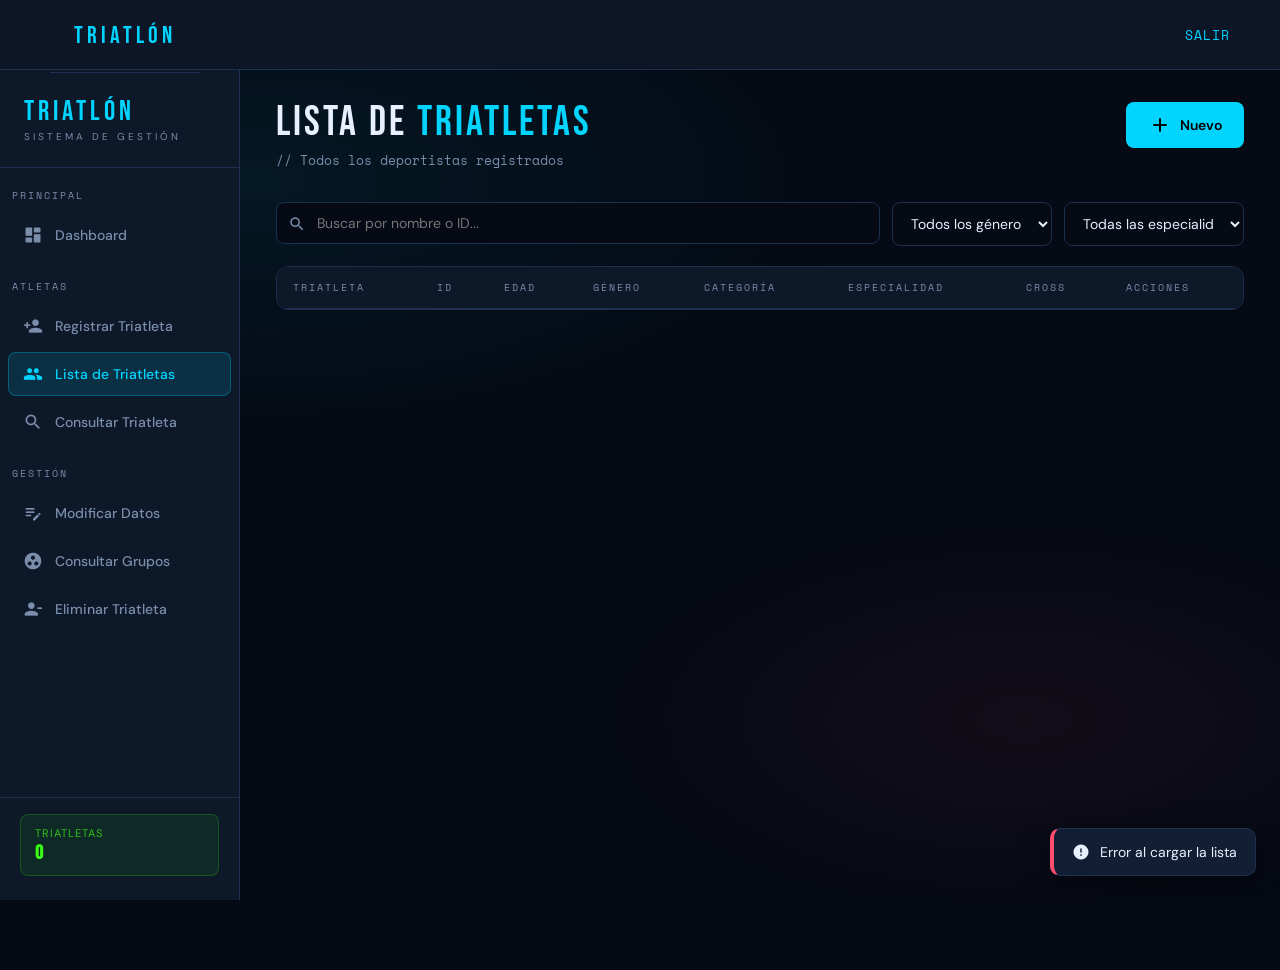
<file: FrontEndParcial2/public_html/lista.html>
<!DOCTYPE html>
<html lang="es">
<head>
<meta charset="UTF-8">
<meta name="viewport" content="width=device-width, initial-scale=1.0">
<title>TRIATLÓN — Lista</title>
<link href="https://fonts.googleapis.com/css2?family=Bebas+Neue&family=DM+Sans:wght@300;400;500;700&family=Space+Mono:wght@400;700&display=swap" rel="stylesheet">
<link href="https://fonts.googleapis.com/icon?family=Material+Icons+Round" rel="stylesheet">
<link rel="stylesheet" href="styles.css">
</head>
<body class="has-top-nav">

<nav class="top-nav">
  <div class="logo">
    <a href="index.html" style="text-decoration: none;"><div class="logo-title">TRIATLÓN</div></a>
  </div>
  <div class="nav-links">
    <a href="index.html" class="active">Salir</a>
  </div>
</nav>

<nav class="sidebar">
  <div class="logo">
    <div class="logo-title">TRIATLÓN</div>
    <div class="logo-sub">Sistema de Gestión</div>
  </div>
  <div class="nav-section">Principal</div>
  <div class="nav-item" onclick="showPage('dashboard')">
    <span class="material-icons-round">dashboard</span> Dashboard
  </div>
  <div class="nav-section">Atletas</div>
  <div class="nav-item" onclick="showPage('registro')">
    <span class="material-icons-round">person_add</span> Registrar Triatleta
  </div>
  <div class="nav-item active" onclick="showPage('lista')">
    <span class="material-icons-round">people</span> Lista de Triatletas
  </div>
  <div class="nav-item" onclick="showPage('consulta')">
    <span class="material-icons-round">search</span> Consultar Triatleta
  </div>
  <div class="nav-section">Gestión</div>
  <div class="nav-item" onclick="showPage('modificar')">
    <span class="material-icons-round">edit_note</span> Modificar Datos
  </div>
  <div class="nav-item" onclick="showPage('grupos')">
    <span class="material-icons-round">group_work</span> Consultar Grupos
  </div>
  <div class="nav-item" onclick="showPage('eliminar')">
    <span class="material-icons-round">person_remove</span> Eliminar Triatleta
  </div>
  <div class="sidebar-footer">
    <div class="stats-pill">
      <span style="font-size:11px;opacity:.7;letter-spacing:1px">TRIATLETAS</span>
      <strong id="sidebar-count">0</strong>
    </div>
  </div>
</nav>

<main class="main">
  <div class="page active">
    <div class="page-header">
      <div>
        <div class="page-title">LISTA DE <span>TRIATLETAS</span></div>
        <div class="page-sub">// Todos los deportistas registrados</div>
      </div>
      <button class="btn btn-primary" onclick="showPage('registro')">
        <span class="material-icons-round">add</span> Nuevo
      </button>
    </div>

    <div class="search-bar">
      <div class="search-input-wrap" style="flex:2">
        <span class="material-icons-round">search</span>
        <input type="text" class="form-control" id="lista-search" placeholder="Buscar por nombre o ID..." oninput="renderLista()">
      </div>
      <select class="form-control" id="lista-filter-gen" style="width:160px" onchange="renderLista()">
        <option value="">Todos los géneros</option>
        <option value="M">Masculino</option>
        <option value="F">Femenino</option>
      </select>
      <select class="form-control" id="lista-filter-spec" style="width:180px" onchange="renderLista()">
        <option value="">Todas las especialidades</option>
        <option value="Sprint">Sprint</option>
        <option value="Olímpico">Olímpico</option>
        <option value="Media Distancia">Media Distancia</option>
        <option value="Ironman">Ironman</option>
      </select>
    </div>

    <div class="table-wrap">
      <table>
        <thead>
          <tr>
            <th>Triatleta</th>
            <th>ID</th>
            <th>Edad</th>
            <th>Género</th>
            <th>Categoría</th>
            <th>Especialidad</th>
            <th>Cross</th>
            <th>Acciones</th>
          </tr>
        </thead>
        <tbody id="lista-tbody"></tbody>
      </table>
    </div>
    <div id="lista-empty" class="empty-state" style="display:none">
      <span class="material-icons-round">directions_bike</span>
      <p>No hay triatletas registrados todavía</p>
    </div>
  </div>
</main>

<div class="modal-overlay" id="modal-delete">
  <div class="modal confirm-dialog">
    <div class="confirm-icon"><span class="material-icons-round" style="font-size:48px">warning_amber</span></div>
    <div class="modal-title" style="color:var(--accent2);text-align:center">ELIMINAR TRIATLETA</div>
    <div class="confirm-msg" id="del-confirm-msg"></div>
    <div class="confirm-buttons">
      <button class="btn btn-ghost" onclick="closeModal('modal-delete')">Cancelar</button>
      <button class="btn btn-eliminar" id="del-confirm-btn">
        <span class="material-icons-round">delete_forever</span> Confirmar Eliminación
      </button>
    </div>
  </div>
</div>

<div class="toast-container" id="toast-container"></div>
<script src="api.js"></script>
<script src="app.js"></script>
</body>
</html>
</file>
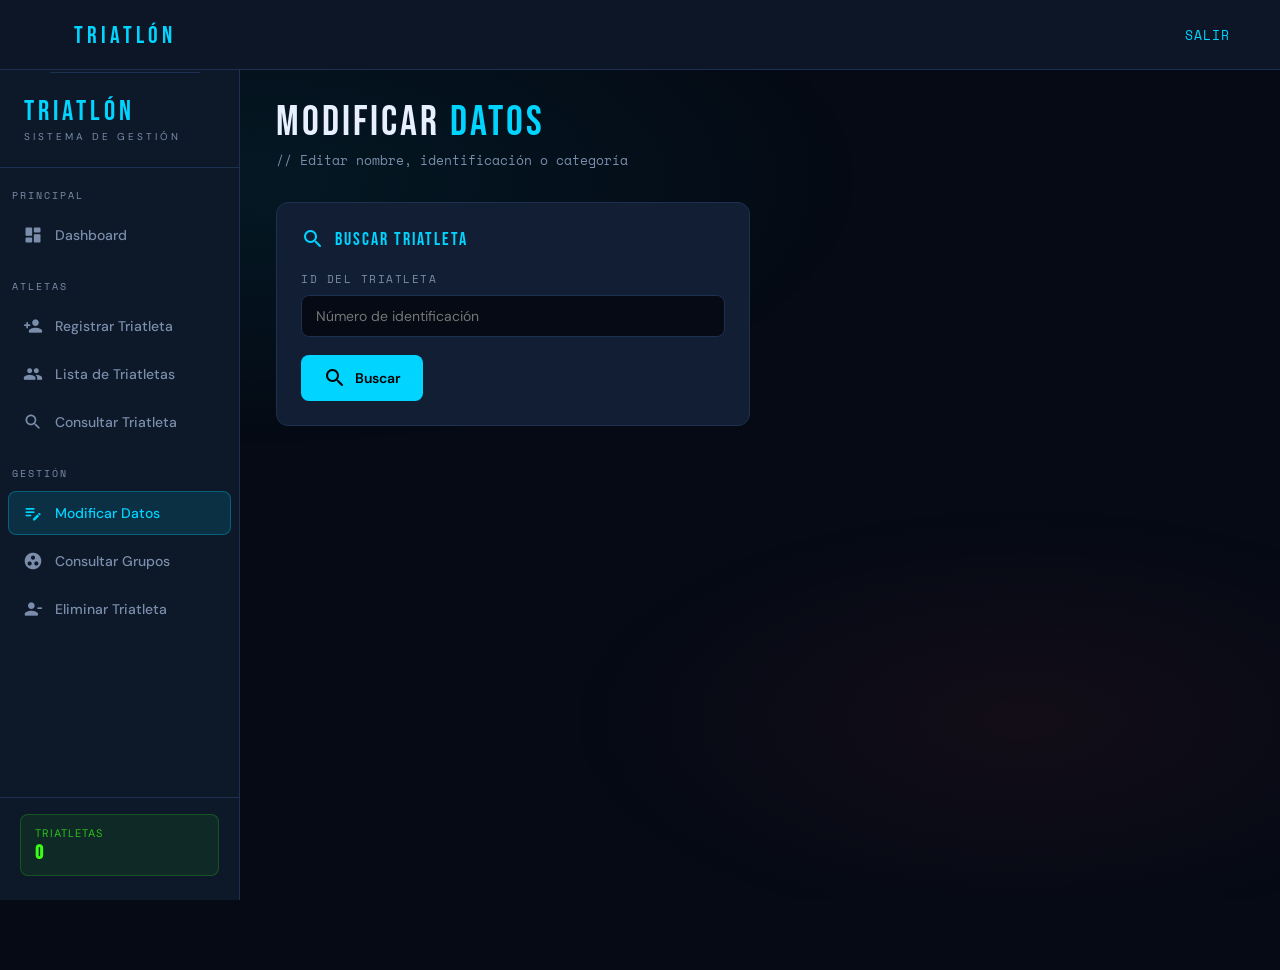
<file: FrontEndParcial2/public_html/modificar.html>
<!DOCTYPE html>
<html lang="es">
<head>
<meta charset="UTF-8">
<meta name="viewport" content="width=device-width, initial-scale=1.0">
<title>TRIATLÓN — Modificar</title>
<link href="https://fonts.googleapis.com/css2?family=Bebas+Neue&family=DM+Sans:wght@300;400;500;700&family=Space+Mono:wght@400;700&display=swap" rel="stylesheet">
<link href="https://fonts.googleapis.com/icon?family=Material+Icons+Round" rel="stylesheet">
<link rel="stylesheet" href="styles.css">
</head>
<body class="has-top-nav">

<nav class="top-nav">
  <div class="logo">
    <a href="index.html" style="text-decoration: none;"><div class="logo-title">TRIATLÓN</div></a>
  </div>
  <div class="nav-links">
    <a href="index.html" class="active">Salir</a>
  </div>
</nav>

<nav class="sidebar">
  <div class="logo">
    <div class="logo-title">TRIATLÓN</div>
    <div class="logo-sub">Sistema de Gestión</div>
  </div>
  <div class="nav-section">Principal</div>
  <div class="nav-item" onclick="showPage('dashboard')">
    <span class="material-icons-round">dashboard</span> Dashboard
  </div>
  <div class="nav-section">Atletas</div>
  <div class="nav-item" onclick="showPage('registro')">
    <span class="material-icons-round">person_add</span> Registrar Triatleta
  </div>
  <div class="nav-item" onclick="showPage('lista')">
    <span class="material-icons-round">people</span> Lista de Triatletas
  </div>
  <div class="nav-item" onclick="showPage('consulta')">
    <span class="material-icons-round">search</span> Consultar Triatleta
  </div>
  <div class="nav-section">Gestión</div>
  <div class="nav-item active" onclick="showPage('modificar')">
    <span class="material-icons-round">edit_note</span> Modificar Datos
  </div>
  <div class="nav-item" onclick="showPage('grupos')">
    <span class="material-icons-round">group_work</span> Consultar Grupos
  </div>
  <div class="nav-item" onclick="showPage('eliminar')">
    <span class="material-icons-round">person_remove</span> Eliminar Triatleta
  </div>
  <div class="sidebar-footer">
    <div class="stats-pill">
      <span style="font-size:11px;opacity:.7;letter-spacing:1px">TRIATLETAS</span>
      <strong id="sidebar-count">0</strong>
    </div>
  </div>
</nav>

<main class="main">
  <div class="page active">
    <div class="page-header">
      <div>
        <div class="page-title">MODIFICAR <span>DATOS</span></div>
        <div class="page-sub">// Editar nombre, identificación o categoría</div>
      </div>
    </div>

    <div class="grid-2">
      <div class="card">
        <div class="card-title"><span class="material-icons-round">search</span> Buscar Triatleta</div>
        <div class="form-group">
          <label class="form-label">ID del Triatleta</label>
          <input type="text" class="form-control" id="mod-search-id" placeholder="Número de identificación">
        </div>
        <button class="btn btn-primary" onclick="buscarParaModificar()">
          <span class="material-icons-round">search</span> Buscar
        </button>
        <div id="mod-not-found" style="display:none;margin-top:16px;color:var(--accent2);font-size:13px">
          <span class="material-icons-round" style="vertical-align:middle;font-size:16px">error</span>
          No se encontró ningún triatleta con ese ID.
        </div>
      </div>

      <div class="card" id="mod-form-card" style="display:none">
        <div class="card-title"><span class="material-icons-round">edit</span> Editar Campo</div>
        <div id="mod-athlete-preview" style="margin-bottom:20px"></div>

        <div class="form-group">
          <label class="form-label">Tipo de modificación</label>
          <select class="form-control" id="mod-tipo" onchange="toggleModTipo()">
            <option value="campo">Un solo campo</option>
            <option value="completo">Perfil completo</option>
          </select>
        </div>

        <div id="mod-campo-wrap">
          <div class="form-group">
            <label class="form-label">Campo a modificar</label>
            <select class="form-control" id="mod-campo" onchange="showModField()">
              <option value="">Seleccionar campo</option>
              <option value="nombre">Nombre</option>
              <option value="id">Identificación</option>
              <option value="categoria">Categoría</option>
            </select>
          </div>

          <div id="mod-field-wrap" style="display:none">
            <div class="form-group">
              <label class="form-label" id="mod-field-label">Nuevo valor</label>
              <div id="mod-field-input"></div>
            </div>
            <button class="btn btn-primary" onclick="aplicarModificacion()">
              <span class="material-icons-round">save</span> Guardar Cambio
            </button>
          </div>
        </div>

        <div id="mod-completo-wrap" style="display:none">
          <div class="form-group">
            <label class="form-label">Nombre Completo</label>
            <input type="text" class="form-control" id="edit-nombre">
          </div>
          <div class="form-group">
            <label class="form-label">Correo Electrónico</label>
            <input type="email" class="form-control" id="edit-correo">
          </div>
          <div class="grid-2" style="gap:12px">
            <div class="form-group">
              <label class="form-label">Edad</label>
              <input type="number" class="form-control" id="edit-edad" min="10" max="80">
            </div>
            <div class="form-group">
              <label class="form-label">Género</label>
              <select class="form-control" id="edit-genero">
                <option value="M">Masculino</option>
                <option value="F">Femenino</option>
              </select>
            </div>
          </div>
          <div class="form-group">
            <label class="form-label">Especialidad</label>
            <select class="form-control" id="edit-spec">
              <option value="Sprint">Sprint</option>
              <option value="Olímpico">Olímpico</option>
              <option value="Media Distancia">Media Distancia</option>
              <option value="Ironman">Ironman</option>
            </select>
          </div>
          <div class="form-group">
            <label class="form-label">Foto (Opcional)</label>
            <input type="file" class="form-control" id="edit-foto" accept="image/*" style="padding: 8px;">
          </div>
          <div class="form-group">
            <label class="form-label">Modalidad Cross</label>
            <select class="form-control" id="edit-cross">
              <option value="si">Sí participa</option>
              <option value="no">No participa</option>
            </select>
          </div>
          <button class="btn btn-primary" style="width:100%;justify-content:center" onclick="aplicarModificacionCompleta()">
            <span class="material-icons-round">save</span> Guardar Perfil Completo
          </button>
        </div>
      </div>
    </div>
  </div>
</main>

<div class="toast-container" id="toast-container"></div>
<script src="api.js"></script>
<script src="app.js"></script>
</body>
</html>
</file>
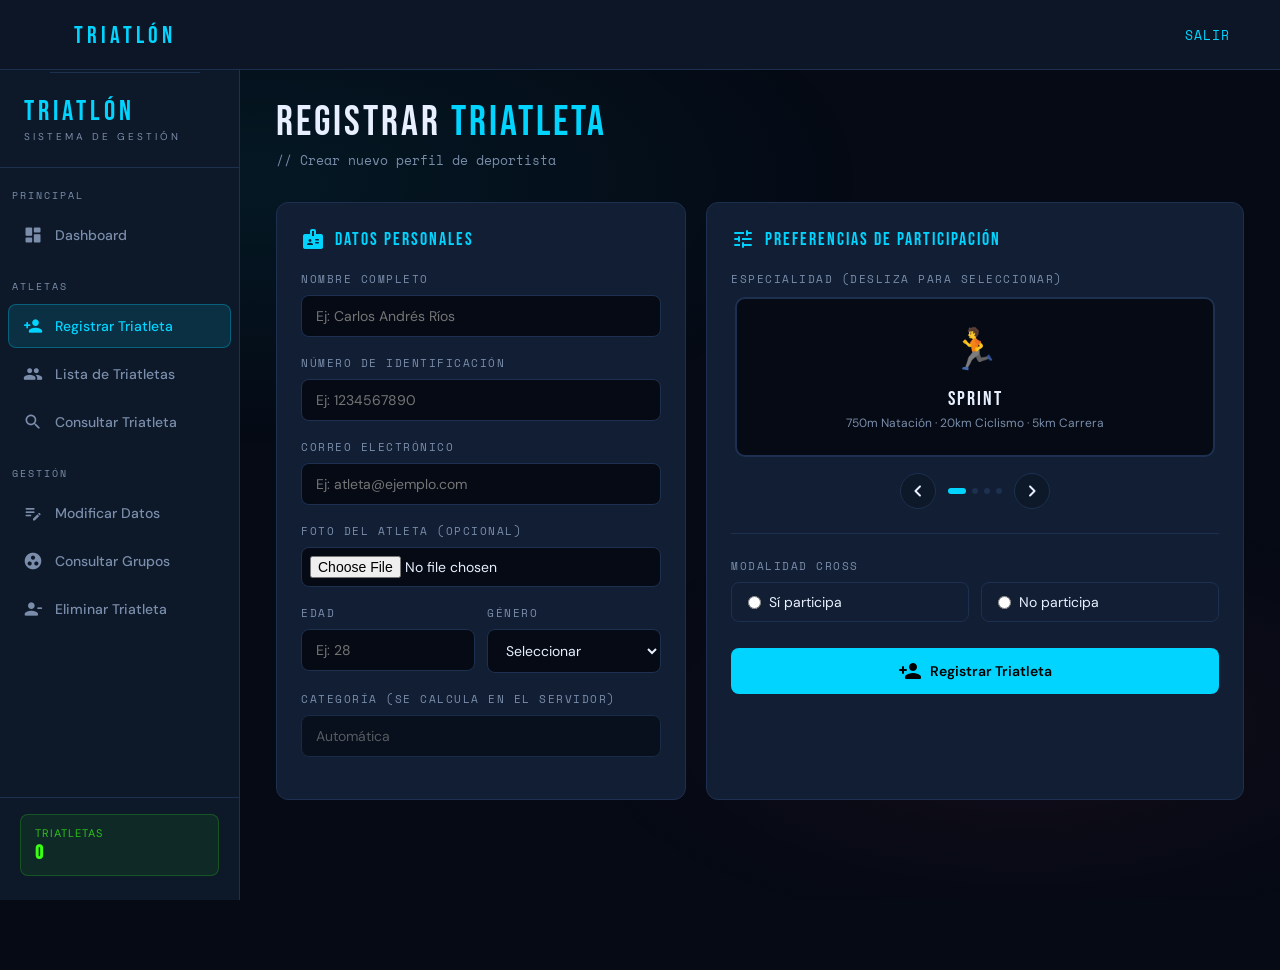
<file: FrontEndParcial2/public_html/registrar.html>
<!DOCTYPE html>
<html lang="es">
<head>
<meta charset="UTF-8">
<meta name="viewport" content="width=device-width, initial-scale=1.0">
<title>TRIATLÓN — Registrar</title>
<link href="https://fonts.googleapis.com/css2?family=Bebas+Neue&family=DM+Sans:wght@300;400;500;700&family=Space+Mono:wght@400;700&display=swap" rel="stylesheet">
<link href="https://fonts.googleapis.com/icon?family=Material+Icons+Round" rel="stylesheet">
<link rel="stylesheet" href="styles.css">
</head>
<body class="has-top-nav">

<nav class="top-nav">
  <div class="logo">
    <a href="index.html" style="text-decoration: none;"><div class="logo-title">TRIATLÓN</div></a>
  </div>
  <div class="nav-links">
    <a href="index.html" class="active">Salir</a>
  </div>
</nav>

<nav class="sidebar">
  <div class="logo">
    <div class="logo-title">TRIATLÓN</div>
    <div class="logo-sub">Sistema de Gestión</div>
  </div>
  <div class="nav-section">Principal</div>
  <div class="nav-item" onclick="showPage('dashboard')">
    <span class="material-icons-round">dashboard</span> Dashboard
  </div>
  <div class="nav-section">Atletas</div>
  <div class="nav-item active" onclick="showPage('registro')">
    <span class="material-icons-round">person_add</span> Registrar Triatleta
  </div>
  <div class="nav-item" onclick="showPage('lista')">
    <span class="material-icons-round">people</span> Lista de Triatletas
  </div>
  <div class="nav-item" onclick="showPage('consulta')">
    <span class="material-icons-round">search</span> Consultar Triatleta
  </div>
  <div class="nav-section">Gestión</div>
  <div class="nav-item" onclick="showPage('modificar')">
    <span class="material-icons-round">edit_note</span> Modificar Datos
  </div>
  <div class="nav-item" onclick="showPage('grupos')">
    <span class="material-icons-round">group_work</span> Consultar Grupos
  </div>
  <div class="nav-item" onclick="showPage('eliminar')">
    <span class="material-icons-round">person_remove</span> Eliminar Triatleta
  </div>
  <div class="sidebar-footer">
    <div class="stats-pill">
      <span style="font-size:11px;opacity:.7;letter-spacing:1px">TRIATLETAS</span>
      <strong id="sidebar-count">0</strong>
    </div>
  </div>
</nav>

<main class="main">
  <div class="page active">
    <div class="page-header">
      <div>
        <div class="page-title">REGISTRAR <span>TRIATLETA</span></div>
        <div class="page-sub">// Crear nuevo perfil de deportista</div>
      </div>
    </div>
    <div class="grid-2">
      <div class="card">
        <div class="card-title"><span class="material-icons-round">badge</span> Datos Personales</div>
        <div class="form-group">
          <label class="form-label">Nombre Completo</label>
          <input type="text" class="form-control" id="reg-nombre" placeholder="Ej: Carlos Andrés Ríos" required>
        </div>
        <div class="form-group">
          <label class="form-label">Número de Identificación</label>
          <input type="text" class="form-control" id="reg-id" placeholder="Ej: 1234567890" required>
        </div>
        <div class="form-group">
          <label class="form-label">Correo Electrónico</label>
          <input type="email" class="form-control" id="reg-correo" placeholder="Ej: atleta@ejemplo.com" required>
        </div>
        <div class="form-group">
           <label class="form-label">Foto del Atleta (Opcional)</label>
           <input type="file" class="form-control" id="reg-foto" accept="image/*" style="padding: 8px;">
         </div>
        <div class="grid-2" style="gap:12px">
          <div class="form-group">
            <label class="form-label">Edad</label>
            <input type="number" class="form-control" id="reg-edad" placeholder="Ej: 28" min="10" max="80" required>
          </div>
          <div class="form-group">
            <label class="form-label">Género</label>
            <select class="form-control" id="reg-genero">
              <option value="">Seleccionar</option>
              <option value="M">Masculino</option>
              <option value="F">Femenino</option>
            </select>
          </div>
        </div>
        <div class="form-group">
          <label class="form-label">Categoría (Se calcula en el servidor)</label>
          <input type="text" class="form-control" id="reg-cat" readonly placeholder="Automática" style="opacity:.7">
        </div>
      </div>
      <div class="card">
        <div class="card-title"><span class="material-icons-round">tune</span> Preferencias de Participación</div>
        <div class="form-label" style="margin-bottom:10px">Especialidad (desliza para seleccionar)</div>
        <div class="specialty-carousel">
          <div class="specialty-track" id="spec-track">
            <div class="specialty-slide">
              <div class="specialty-card" onclick="selectSpec(0,'Sprint','🏃')" id="spec-0" style="--spec-gradient:linear-gradient(135deg,rgba(255,215,0,0.15),transparent)">
                <span class="specialty-icon">🏃</span>
                <div class="specialty-name">SPRINT</div>
                <div class="specialty-desc">750m Natación · 20km Ciclismo · 5km Carrera</div>
              </div>
            </div>
            <div class="specialty-slide">
              <div class="specialty-card" onclick="selectSpec(1,'Olímpico','🏊')" id="spec-1" style="--spec-gradient:linear-gradient(135deg,rgba(0,212,255,0.15),transparent)">
                <span class="specialty-icon">🏊</span>
                <div class="specialty-name">OLÍMPICO</div>
                <div class="specialty-desc">1.5km Natación · 40km Ciclismo · 10km Carrera</div>
              </div>
            </div>
            <div class="specialty-slide">
              <div class="specialty-card" onclick="selectSpec(2,'Media Distancia','🚴')" id="spec-2" style="--spec-gradient:linear-gradient(135deg,rgba(57,255,20,0.12),transparent)">
                <span class="specialty-icon">🚴</span>
                <div class="specialty-name">MEDIA DISTANCIA</div>
                <div class="specialty-desc">1.9km Natación · 90km Ciclismo · 21km Carrera</div>
              </div>
            </div>
            <div class="specialty-slide">
              <div class="specialty-card" onclick="selectSpec(3,'Ironman','🔥')" id="spec-3" style="--spec-gradient:linear-gradient(135deg,rgba(255,77,109,0.15),transparent)">
                <span class="specialty-icon">🔥</span>
                <div class="specialty-name">IRONMAN</div>
                <div class="specialty-desc">3.8km Natación · 180km Ciclismo · 42km Carrera</div>
              </div>
            </div>
          </div>
        </div>
        <div class="carousel-nav">
          <button class="carousel-btn" onclick="moveCarousel(-1)"><span class="material-icons-round">chevron_left</span></button>
          <div class="carousel-dots" id="spec-dots">
            <div class="dot active" onclick="goSlide(0)"></div>
            <div class="dot" onclick="goSlide(1)"></div>
            <div class="dot" onclick="goSlide(2)"></div>
            <div class="dot" onclick="goSlide(3)"></div>
          </div>
          <button class="carousel-btn" onclick="moveCarousel(1)"><span class="material-icons-round">chevron_right</span></button>
        </div>
        <input type="hidden" id="reg-spec" value="">
        <hr class="divider">
        <div class="form-group">
          <label class="form-label">Modalidad Cross</label>
          <div style="display:flex;gap:12px;margin-top:4px">
            <label class="cross-label" id="cross-yes-label">
              <input type="radio" name="cross" value="si" id="cross-yes" onchange="toggleCrossLabel()" style="accent-color:var(--accent)">
              Sí participa
            </label>
            <label class="cross-label" id="cross-no-label">
              <input type="radio" name="cross" value="no" id="cross-no" onchange="toggleCrossLabel()">
              No participa
            </label>
          </div>
        </div>
        <button class="btn btn-primary" style="width:100%;justify-content:center;margin-top:8px" onclick="registrarTriatleta()">
          <span class="material-icons-round">person_add</span> Registrar Triatleta
        </button>
      </div>
    </div>
  </div>
</main>
<div class="toast-container" id="toast-container"></div>
<script src="api.js"></script>
<script src="app.js"></script>
</body>
</html>
</file>
<file: FrontEndParcial2/public_html/styles.css>
/* ---- Variables de estilos---- */
:root {
  --bg: #050A14;
  --surface: #0D1829;
  --card: #111E33;
  --border: #1E3050;
  --accent: #00D4FF;
  --accent2: #FF4D6D;
  --accent3: #39FF14;
  --text: #E8F0FF;
  --text-muted: #7A8DAA;
  --gold: #FFD700;
  --radius: 12px;
}

/* ---- retetear ---- */
* { margin: 0; padding: 0; box-sizing: border-box; }

body {
  background: var(--bg);
  color: var(--text);
  font-family: 'DM Sans', sans-serif;
  min-height: 100vh;
  overflow-x: hidden;
}

/* ---- Fondo ---- */
body::before {
  content: '';
  position: fixed;
  inset: 0;
  background:
    radial-gradient(ellipse 80% 50% at 20% 20%, rgba(0,212,255,0.07) 0%, transparent 60%),
    radial-gradient(ellipse 60% 40% at 80% 80%, rgba(255,77,109,0.06) 0%, transparent 60%);
  pointer-events: none;
  z-index: 0;
}

/* =============================================
   navegacion superior (Landing & Global)
   ============================================= */
.top-nav {
  position: fixed;
  top: 0; left: 0;
  width: 100%;
  height: 70px;
  display: flex;
  justify-content: space-between;
  align-items: center;
  padding: 0 50px;
  background: rgba(13, 24, 41, 0.95);
  backdrop-filter: blur(10px);
  z-index: 1000;
  border-bottom: 1px solid var(--border);
}

.top-nav .logo-title {
  margin-bottom: 0;
  font-size: 24px;
}

.nav-links {
  display: flex;
  gap: 30px;
}

.nav-links a {
  color: var(--text-muted);
  text-decoration: none;
  font-family: 'Space Mono', monospace;
  font-size: 13px;
  letter-spacing: 1px;
  text-transform: uppercase;
  transition: all 0.3s;
}

.nav-links a:hover, .nav-links a.active {
  color: var(--accent);
}

/* Ajustes para el Dashboard con Top Nav */
.has-top-nav .sidebar {
  top: 70px;
}

.has-top-nav .main {
  margin-top: 70px;
}

.sidebar {
  position: fixed;
  left: 0; top: 0; bottom: 0;
  width: 240px;
  background: var(--surface);
  border-right: 1px solid var(--border);
  display: flex;
  flex-direction: column;
  z-index: 100;
  padding: 0 0 24px 0;
}


.logo {
  padding: 28px 24px 24px;
  border-bottom: 1px solid var(--border);
}

.logo-title {
  font-family: 'Bebas Neue', sans-serif;
  font-size: 28px;
  letter-spacing: 4px;
  color: var(--accent);
  line-height: 1;
}

.logo-sub {
  font-size: 10px;
  letter-spacing: 3px;
  color: var(--text-muted);
  text-transform: uppercase;
  margin-top: 4px;
}

.nav-section {
  padding: 20px 12px 8px;
  font-size: 10px;
  letter-spacing: 2px;
  color: var(--text-muted);
  text-transform: uppercase;
  font-family: 'Space Mono', monospace;
}

.nav-item {
  display: flex;
  align-items: center;
  gap: 12px;
  padding: 11px 14px;
  margin: 2px 8px;
  border-radius: 8px;
  cursor: pointer;
  transition: all 0.2s;
  color: var(--text-muted);
  font-size: 14px;
  font-weight: 500;
  border: 1px solid transparent;
}

.nav-item:hover {
  background: rgba(0,212,255,0.07);
  color: var(--text);
  border-color: rgba(0,212,255,0.15);
}

.nav-item.active {
  background: rgba(0,212,255,0.12);
  color: var(--accent);
  border-color: rgba(0,212,255,0.3);
}

.nav-item .material-icons-round { font-size: 20px; }

.sidebar-footer {
  margin-top: auto;
  padding: 16px 20px 0;
  border-top: 1px solid var(--border);
}

.stats-pill {
  background: rgba(57,255,20,0.08);
  border: 1px solid rgba(57,255,20,0.2);
  border-radius: 8px;
  padding: 10px 14px;
  font-size: 12px;
  color: var(--accent3);
}

.stats-pill strong {
  display: block;
  font-size: 20px;
  font-family: 'Bebas Neue';
  letter-spacing: 1px;
}

/* =============================================
   paginas
   ============================================= */
.main {
  margin-left: 240px;
  padding: 32px 36px;
  position: relative;
  z-index: 1;
  min-height: 100vh;
}

.page { display: none; }
.page.active { display: block; }

/* ---- cabecera ---- */
.page-header {
  display: flex;
  align-items: flex-start;
  justify-content: space-between;
  margin-bottom: 32px;
  flex-wrap: wrap;
  gap: 16px;
}

.page-title {
  font-family: 'Bebas Neue', sans-serif;
  font-size: 42px;
  letter-spacing: 3px;
  line-height: 1;
  color: var(--text);
}

.page-title span { color: var(--accent); }

.page-sub {
  font-size: 13px;
  color: var(--text-muted);
  margin-top: 6px;
  font-family: 'Space Mono', monospace;
}

/* =============================================
  botones
   ============================================= */
.btn {
  display: inline-flex;
  align-items: center;
  gap: 8px;
  padding: 11px 22px;
  border-radius: 8px;
  font-size: 14px;
  font-weight: 600;
  cursor: pointer;
  border: none;
  transition: all 0.2s;
  font-family: 'DM Sans', sans-serif;
}

.btn-primary {
  background: var(--accent);
  color: #000;
}
.btn-primary:hover {
  background: #00b8d9;
  transform: translateY(-1px);
  box-shadow: 0 8px 20px rgba(0,212,255,0.3);
}

.btn-danger {
  background: transparent;
  color: var(--accent2);
  border: 1px solid rgba(255,77,109,0.4);
}
.btn-danger:hover { background: rgba(255,77,109,0.1); }

.btn-ghost {
  background: transparent;
  color: var(--text-muted);
  border: 1px solid var(--border);
}
.btn-ghost:hover { color: var(--text); border-color: var(--accent); }

/* Botón eliminar reutilizable */
.btn-eliminar {
  background: var(--accent2);
  color: #fff;
  gap: 8px;
  display: inline-flex;
  align-items: center;
  padding: 11px 22px;
  border-radius: 8px;
  cursor: pointer;
  border: none;
  font-size: 14px;
  font-weight: 600;
  font-family: 'DM Sans', sans-serif;
  transition: all 0.2s;
}
.btn-eliminar:hover { background: #e0304f; }

.btn-sm { padding: 7px 14px; font-size: 12px; }

/* =============================================
   cards 
   ============================================= */
.card {
  background: var(--card);
  border: 1px solid var(--border);
  border-radius: var(--radius);
  padding: 24px;
}

.card-title {
  font-family: 'Bebas Neue', sans-serif;
  font-size: 18px;
  letter-spacing: 2px;
  color: var(--accent);
  margin-bottom: 20px;
  display: flex;
  align-items: center;
  gap: 10px;
}

/* =============================================
   Grid
   ============================================= */
.grid-2 { display: grid; grid-template-columns: 1fr 1fr; gap: 20px; }
.grid-3 { display: grid; grid-template-columns: 1fr 1fr 1fr; gap: 20px; }
.grid-4 { display: grid; grid-template-columns: repeat(4,1fr); gap: 16px; }

/* =============================================
    Cards de stats
   ============================================= */
.stat-card {
  background: var(--card);
  border: 1px solid var(--border);
  border-radius: var(--radius);
  padding: 20px 22px;
  position: relative;
  overflow: hidden;
  transition: border-color 0.2s;
}

.stat-card:hover { border-color: var(--accent); }

.stat-card::before {
  content: '';
  position: absolute;
  top: 0; right: 0;
  width: 60px; height: 60px;
  background: var(--accent-glow, rgba(0,212,255,0.08));
  border-radius: 0 12px 0 60px;
}

.stat-label {
  font-size: 11px;
  letter-spacing: 2px;
  text-transform: uppercase;
  color: var(--text-muted);
  font-family: 'Space Mono', monospace;
}

.stat-value {
  font-family: 'Bebas Neue', sans-serif;
  font-size: 40px;
  letter-spacing: 1px;
  color: var(--text);
  line-height: 1.1;
  margin-top: 4px;
}

.stat-icon {
  font-size: 22px;
  color: var(--accent);
  margin-bottom: 10px;
}

/* =============================================
   FORMULARIOS
   ============================================= */
.form-group { margin-bottom: 18px; }

.form-label {
  display: block;
  font-size: 11px;
  letter-spacing: 1.5px;
  text-transform: uppercase;
  color: var(--text-muted);
  margin-bottom: 8px;
  font-family: 'Space Mono', monospace;
}

.form-control {
  width: 100%;
  background: var(--bg);
  border: 1px solid var(--border);
  border-radius: 8px;
  padding: 11px 14px;
  color: var(--text);
  font-size: 14px;
  font-family: 'DM Sans', sans-serif;
  transition: border-color 0.2s;
  outline: none;
}

.form-control:focus {
  border-color: var(--accent);
  box-shadow: 0 0 0 3px rgba(0,212,255,0.1);
}

.form-control option { background: var(--surface); }

/* =============================================
   Tabla
   ============================================= */
.table-wrap {
  overflow-x: auto;
  border-radius: var(--radius);
  border: 1px solid var(--border);
}

table {
  width: 100%;
  border-collapse: collapse;
  font-size: 14px;
}

thead tr {
  background: var(--surface);
  border-bottom: 1px solid var(--border);
}

th {
  padding: 13px 16px;
  text-align: left;
  font-size: 10px;
  letter-spacing: 2px;
  text-transform: uppercase;
  color: var(--text-muted);
  font-family: 'Space Mono', monospace;
  font-weight: 400;
}

td {
  padding: 14px 16px;
  border-bottom: 1px solid rgba(30,48,80,0.5);
  color: var(--text);
}

tbody tr:last-child td { border-bottom: none; }
tbody tr:hover { background: rgba(0,212,255,0.03); }

/* =============================================
 
.badge {
  display: inline-flex;
  align-items: center;
  padding: 3px 10px;
  border-radius: 20px;
  font-size: 11px;
  font-weight: 600;
  letter-spacing: 0.5px;
}

.badge-swim { background: rgba(0,212,255,0.15); color: var(--accent); border: 1px solid rgba(0,212,255,0.3); }
.badge-bike { background: rgba(255,215,0,0.12); color: var(--gold); border: 1px solid rgba(255,215,0,0.3); }
.badge-run  { background: rgba(57,255,20,0.12); color: var(--accent3); border: 1px solid rgba(57,255,20,0.3); }
.badge-full { background: rgba(255,77,109,0.12); color: var(--accent2); border: 1px solid rgba(255,77,109,0.3); }
.badge-cross{ background: rgba(150,100,255,0.15); color: #B08FFF; border: 1px solid rgba(150,100,255,0.3); }
.badge-m    { background: rgba(0,140,255,0.12); color: #5AB4FF; border: 1px solid rgba(0,140,255,0.3); }
.badge-f    { background: rgba(255,100,200,0.12); color: #FF80D5; border: 1px solid rgba(255,100,200,0.3); }

/* =============================================
   avatar
   ============================================= */
.avatar {
  width: 34px; height: 34px;
  border-radius: 50%;
  display: inline-flex;
  align-items: center;
  justify-content: center;
  font-weight: 700;
  font-size: 13px;
  flex-shrink: 0;
}

.avatar-blue  { background: rgba(0,212,255,0.2); color: var(--accent); }
.avatar-red   { background: rgba(255,77,109,0.2); color: var(--accent2); }
.avatar-green { background: rgba(57,255,20,0.2); color: var(--accent3); }
.avatar-gold  { background: rgba(255,215,0,0.2); color: var(--gold); }

.athlete-cell { display: flex; align-items: center; gap: 12px; }

/* =============================================
   Modal
   ============================================= */
.modal-overlay {
  display: none;
  position: fixed;
  inset: 0;
  background: rgba(5,10,20,0.85);
  z-index: 1000;
  align-items: center;
  justify-content: center;
  backdrop-filter: blur(4px);
}

.modal-overlay.open {
  display: flex;
  animation: fadeIn 0.2s;
}

@keyframes fadeIn { from { opacity: 0; } to { opacity: 1; } }
@keyframes slideUp { from { transform: translateY(20px); opacity: 0; } to { transform: translateY(0); opacity: 1; } }

.modal {
  background: var(--card);
  border: 1px solid var(--border);
  border-radius: 16px;
  width: 100%;
  max-width: 540px;
  max-height: 90vh;
  overflow-y: auto;
  padding: 32px;
  animation: slideUp 0.25s;
  position: relative;
}

.modal-title {
  font-family: 'Bebas Neue', sans-serif;
  font-size: 26px;
  letter-spacing: 3px;
  color: var(--accent);
  margin-bottom: 24px;
}

.modal-close {
  position: absolute;
  top: 20px; right: 20px;
  background: none;
  border: none;
  color: var(--text-muted);
  cursor: pointer;
  font-size: 22px;
  display: flex;
  align-items: center;
  transition: color 0.2s;
}
.modal-close:hover { color: var(--accent2); }

/* =============================================
   Carrusel de especialidades
   ============================================= */
.specialty-carousel {
  position: relative;
  overflow: hidden;
  border-radius: 12px;
  margin: 8px 0 16px;
}

.specialty-track {
  display: flex;
  transition: transform 0.4s cubic-bezier(0.25,0.46,0.45,0.94);
}

.specialty-slide {
  min-width: 100%;
  padding: 0 4px;
}

.specialty-card {
  background: var(--bg);
  border: 2px solid var(--border);
  border-radius: 10px;
  padding: 24px 20px;
  text-align: center;
  cursor: pointer;
  transition: all 0.3s;
  position: relative;
  overflow: hidden;
}

.specialty-card::before {
  content: '';
  position: absolute;
  inset: 0;
  background: var(--spec-gradient, linear-gradient(135deg, rgba(0,212,255,0.1), transparent));
  opacity: 0;
  transition: opacity 0.3s;
}

.specialty-card:hover::before,
.specialty-card.selected::before { opacity: 1; }

.specialty-card.selected {
  border-color: var(--accent);
  box-shadow: 0 0 20px rgba(0,212,255,0.25);
}

.specialty-icon {
  font-size: 40px;
  margin-bottom: 12px;
  display: block;
}

.specialty-name {
  font-family: 'Bebas Neue', sans-serif;
  font-size: 20px;
  letter-spacing: 2px;
  margin-bottom: 4px;
}

.specialty-desc {
  font-size: 12px;
  color: var(--text-muted);
}

.carousel-nav {
  display: flex;
  align-items: center;
  justify-content: center;
  gap: 12px;
  margin-top: 12px;
}

.carousel-btn {
  background: var(--surface);
  border: 1px solid var(--border);
  color: var(--text);
  width: 36px; height: 36px;
  border-radius: 50%;
  display: flex;
  align-items: center;
  justify-content: center;
  cursor: pointer;
  transition: all 0.2s;
}
.carousel-btn:hover { border-color: var(--accent); color: var(--accent); }

.carousel-dots { display: flex; gap: 6px; }

.dot {
  width: 6px; height: 6px;
  border-radius: 50%;
  background: var(--border);
  transition: all 0.3s;
  cursor: pointer;
}
.dot.active { background: var(--accent); width: 18px; border-radius: 3px; }

/* ---- Cross Labels ---- */
.cross-label {
  display: flex;
  align-items: center;
  gap: 8px;
  cursor: pointer;
  font-size: 14px;
  padding: 10px 16px;
  border: 1px solid var(--border);
  border-radius: 8px;
  flex: 1;
  transition: all 0.2s;
}

/* =============================================
   Barra de busqueda
   ============================================= */
.search-bar {
  display: flex;
  gap: 12px;
  margin-bottom: 20px;
  flex-wrap: wrap;
}

.search-input-wrap {
  position: relative;
  flex: 1;
  min-width: 200px;
}

.search-input-wrap .material-icons-round {
  position: absolute;
  left: 12px;
  top: 50%;
  transform: translateY(-50%);
  color: var(--text-muted);
  font-size: 18px;
}

.search-input-wrap input { padding-left: 40px; }

/* =============================================
   contenedor toast
   ============================================= */
.toast-container {
  position: fixed;
  bottom: 24px;
  right: 24px;
  z-index: 9999;
  display: flex;
  flex-direction: column;
  gap: 10px;
}

.toast {
  background: var(--card);
  border: 1px solid var(--border);
  border-left: 4px solid var(--accent);
  border-radius: 10px;
  padding: 14px 18px;
  font-size: 14px;
  display: flex;
  align-items: center;
  gap: 10px;
  animation: slideUp 0.3s;
  max-width: 300px;
  box-shadow: 0 8px 30px rgba(0,0,0,0.4);
}

.toast.error   { border-left-color: var(--accent2); }
.toast.success { border-left-color: var(--accent3); }

/* =============================================
   filtros 
   ============================================= */
.filter-row {
  display: flex;
  gap: 10px;
  flex-wrap: wrap;
  margin-bottom: 20px;
  align-items: center;
}

.filter-chip {
  padding: 6px 14px;
  border-radius: 20px;
  font-size: 12px;
  font-weight: 600;
  cursor: pointer;
  border: 1px solid var(--border);
  background: transparent;
  color: var(--text-muted);
  transition: all 0.2s;
  font-family: 'DM Sans', sans-serif;
}

.filter-chip:hover,
.filter-chip.active {
  background: rgba(0,212,255,0.12);
  color: var(--accent);
  border-color: rgba(0,212,255,0.35);
}

/* =============================================
   Estilos de Landing y Páginas Informativas
   ============================================= */

/* Hero Section (index.html) */
.landing-hero {
  height: 100vh;
  width: 100%;
  background: linear-gradient(rgba(5, 10, 20, 0.6), rgba(5, 10, 20, 0.8)), 
              url('https://images.unsplash.com/photo-1530549387074-d56246027e67?auto=format&fit=crop&q=80&w=2070') no-repeat center center/cover;
  display: flex;
  flex-direction: column;
  justify-content: center;
  align-items: center;
  text-align: center;
  position: relative;
}

.hero-content {
  z-index: 10;
}

.hero-title {
  font-family: 'Bebas Neue', sans-serif;
  font-size: 80px;
  letter-spacing: 8px;
  color: var(--text);
  margin-bottom: 10px;
  animation: slideUp 0.8s ease-out;
}

.hero-title span {
  color: var(--accent);
}

.hero-subtitle {
  font-family: 'Space Mono', monospace;
  font-size: 18px;
  color: var(--text-muted);
  margin-bottom: 40px;
  letter-spacing: 4px;
  animation: slideUp 1s ease-out;
}

.btn-start {
  padding: 15px 40px;
  font-size: 18px;
  letter-spacing: 2px;
  text-transform: uppercase;
  font-family: 'Bebas Neue', sans-serif;
  background: var(--accent);
  color: #000;
  border: none;
  border-radius: 4px;
  cursor: pointer;
  transition: all 0.3s;
  text-decoration: none;
  display: inline-block;
  animation: slideUp 1.2s ease-out;
}

.btn-start:hover {
  background: #00b8d9;
  transform: translateY(-5px);
  box-shadow: 0 10px 25px rgba(0, 212, 255, 0.4);
}

/* Estructura de Páginas Informativas */
.content-section {
  margin-top: 120px;
  padding: 0 50px 50px;
  max-width: 1000px;
  margin-left: auto;
  margin-right: auto;
}

.info-card {
  background: var(--card);
  border: 1px solid var(--border);
  padding: 40px;
  border-radius: 12px;
  margin-bottom: 40px;
}

.info-card h2 {
  font-family: 'Bebas Neue', sans-serif;
  color: var(--accent);
  font-size: 32px;
  margin-bottom: 20px;
  letter-spacing: 2px;
}

.info-card p {
  line-height: 1.8;
  color: var(--text);
  margin-bottom: 20px;
}

/* Grid de Deportes (acerca_del_deporte.html) */
.sport-grid {
  display: grid;
  grid-template-columns: repeat(auto-fit, minmax(200px, 1fr));
  gap: 20px;
  margin-top: 30px;
}

.sport-item {
  background: var(--bg);
  border: 1px solid var(--border);
  padding: 20px;
  border-radius: 8px;
  text-align: center;
}

.sport-item span {
  font-size: 40px;
  margin-bottom: 10px;
  display: block;
}

.sport-item h3 {
  font-family: 'Bebas Neue', sans-serif;
  color: var(--text);
  margin-bottom: 5px;
}

/* Grid de Categorías (categorias.html) */
.cat-grid {
  display: grid;
  grid-template-columns: repeat(auto-fit, minmax(280px, 1fr));
  gap: 20px;
}

.cat-item {
  background: var(--bg);
  border: 1px solid var(--border);
  padding: 25px;
  border-radius: 8px;
  transition: all 0.3s;
}

.cat-item:hover {
  border-color: var(--accent);
  transform: translateY(-5px);
}

.cat-name {
  font-family: 'Bebas Neue', sans-serif;
  font-size: 24px;
  color: var(--accent);
  margin-bottom: 10px;
  letter-spacing: 1px;
}

.cat-dist {
  font-family: 'Space Mono', monospace;
  font-size: 13px;
  color: var(--text-muted);
  margin-bottom: 15px;
}

.cat-desc {
  font-size: 14px;
  line-height: 1.6;
}

/* Equipo (acerca_de_nosotros.html) */
.team-grid {
  display: grid;
  grid-template-columns: repeat(auto-fit, minmax(200px, 1fr));
  gap: 30px;
  margin-top: 40px;
}

.team-member {
  background: var(--bg);
  border: 1px solid var(--border);
  padding: 30px;
  border-radius: 50% 50% 12px 12px;
  transition: all 0.3s;
  text-align: center;
}

.team-member:hover {
  border-color: var(--accent);
}

.member-icon {
  font-size: 50px;
  margin-bottom: 15px;
  display: block;
}

.member-name {
  font-family: 'Bebas Neue', sans-serif;
  font-size: 20px;
  color: var(--text);
  margin-bottom: 5px;
}

.member-role {
  font-family: 'Space Mono', monospace;
  font-size: 12px;
  color: var(--accent);
  text-transform: uppercase;
}
.divider {
  border: none;
  border-top: 1px solid var(--border);
  margin: 24px 0;
}

.empty-state {
  text-align: center;
  padding: 60px 20px;
  color: var(--text-muted);
}

.empty-state .material-icons-round {
  font-size: 48px;
  margin-bottom: 12px;
  display: block;
  opacity: 0.4;
}

.empty-state p { font-size: 15px; }

.section-gap { margin-top: 28px; }

/* =============================================
   Detalle de atleta
   ============================================= */
.detail-card {
  background: var(--card);
  border: 1px solid var(--border);
  border-radius: var(--radius);
  padding: 28px;
  display: flex;
  gap: 24px;
  align-items: flex-start;
  flex-wrap: wrap;
}

.detail-avatar {
  width: 80px; height: 80px;
  border-radius: 50%;
  background: linear-gradient(135deg, rgba(0,212,255,0.3), rgba(0,212,255,0.05));
  border: 2px solid rgba(0,212,255,0.4);
  display: flex;
  align-items: center;
  justify-content: center;
  font-family: 'Bebas Neue', sans-serif;
  font-size: 32px;
  color: var(--accent);
  flex-shrink: 0;
}

.detail-info { flex: 1; }
.detail-name { font-family: 'Bebas Neue', sans-serif; font-size: 32px; letter-spacing: 2px; color: var(--text); }
.detail-id   { font-family: 'Space Mono', monospace; font-size: 12px; color: var(--text-muted); margin-top: 2px; }
.detail-badges { display: flex; gap: 8px; flex-wrap: wrap; margin-top: 12px; }

.info-grid {
  display: grid;
  grid-template-columns: repeat(auto-fill, minmax(160px, 1fr));
  gap: 16px;
  margin-top: 20px;
}

.info-item {
  background: var(--bg);
  border: 1px solid var(--border);
  border-radius: 8px;
  padding: 14px;
}

.info-item-label {
  font-size: 10px;
  letter-spacing: 1.5px;
  text-transform: uppercase;
  color: var(--text-muted);
  font-family: 'Space Mono', monospace;
}

.info-item-value {
  font-size: 18px;
  font-weight: 700;
  color: var(--text);
  margin-top: 4px;
}

/* =============================================
       Dialogo de confirmacion
   ============================================= */
.confirm-dialog {
  max-width: 400px;
  text-align: center;
}

.confirm-icon {
  font-size: 48px;
  color: var(--accent2);
  margin-bottom: 16px;
}

.confirm-msg {
  font-size: 15px;
  color: var(--text-muted);
  margin-bottom: 24px;
  line-height: 1.6;
}

.confirm-buttons {
  display: flex;
  gap: 12px;
  justify-content: center;
}

/* =============================================
   fields de salida
   ============================================= */
.edit-fields { display: flex; flex-direction: column; gap: 16px; }
</file>
